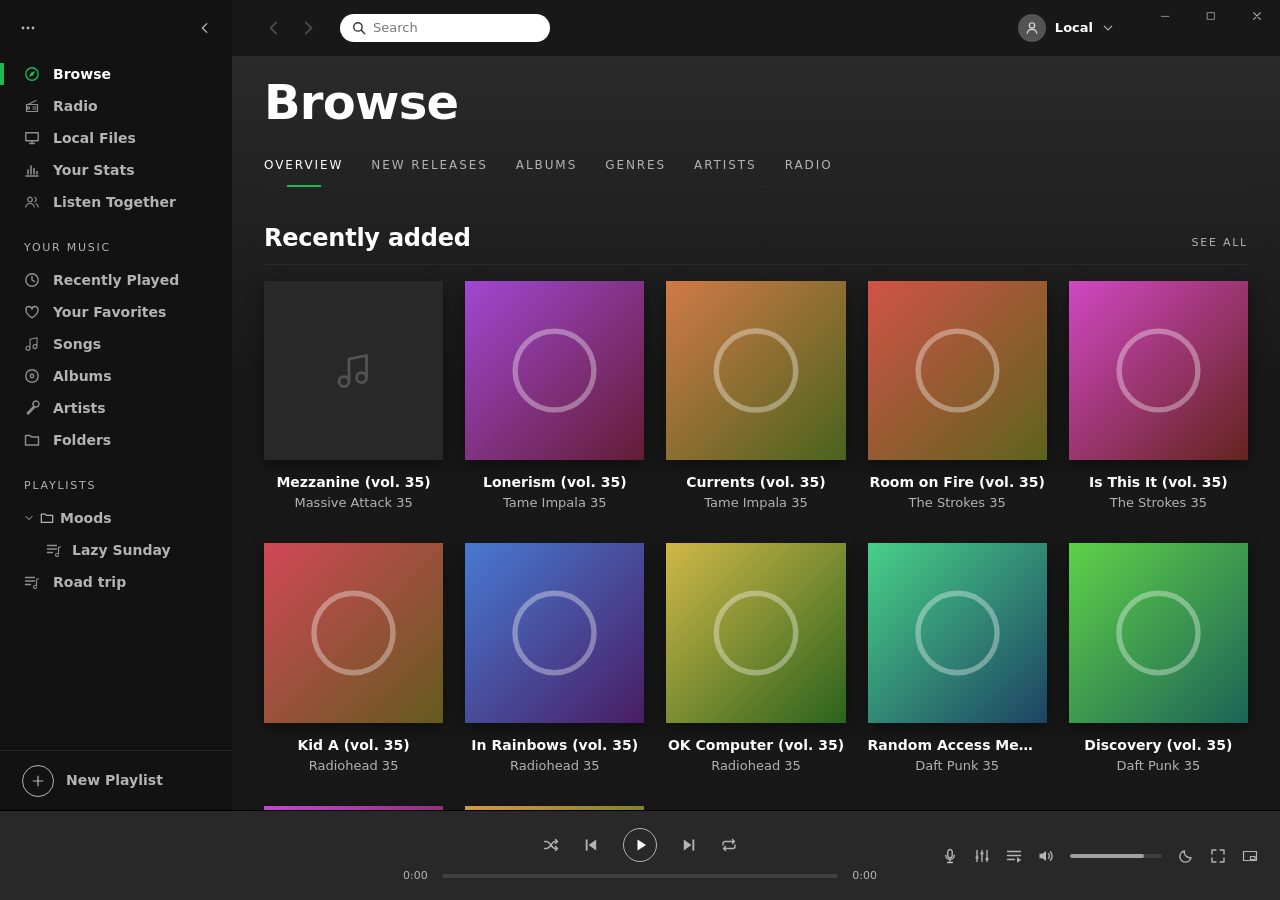
<file: dev/preview.html>
<!doctype html>
<!-- Preview of the interface in a regular browser, with fake data.
     Serve the project root (e.g. `python -m http.server 5173`) and open /dev/preview.html -->
<html lang="en">
<head>
  <meta charset="utf-8">
  <title>Wax (preview)</title>
  <script>document.write(`<link rel="stylesheet" href="../ui/style.css?${Date.now()}">`)</script>
</head>
<body>
<script>
(() => {
  const artists = [
    ['Arctic Monkeys', ['AM', 'Humbug', 'Favourite Worst Nightmare'], 2007],
    ['Gorillaz', ['Demon Days', 'Plastic Beach'], 2005],
    ['Daft Punk', ['Discovery', 'Random Access Memories'], 2001],
    ['Radiohead', ['OK Computer', 'In Rainbows', 'Kid A'], 1997],
    ['The Strokes', ['Is This It', 'Room on Fire'], 2001],
    ['Tame Impala', ['Currents', 'Lonerism'], 2015],
    ['Massive Attack', ['Mezzanine'], 1998],
  ];
  const words = ['Light', 'Night', 'City', 'Echoes', 'Time', 'Rhythm', 'Glass', 'Fire', 'Tide', 'Shadow', 'Vertigo', 'Blue'];
  const tracks = [];
  let n = 0;
  for (let rep = 0; rep < 36; rep++) for (const [ar0, albums, y0] of artists) albums.forEach((al0, ai) => {
    const ar = rep ? `${ar0} ${rep}` : ar0, al = rep ? `${al0} (vol. ${rep})` : al0;
    const count = 8 + ((ar.length + ai) % 5);
    for (let i = 1; i <= count; i++) {
      n++;
      tracks.push({ path: `C:\\Music\\${ar}\\${al}\\${String(i).padStart(2, '0')}.mp3`, title: `${words[(n * 7) % words.length]} ${words[(n * 3 + i) % words.length].toLowerCase()}`,
        artist: ar, album: al, albumArtist: ar, trackNo: i, discNo: 1, year: y0 + ai * 3, duration: 150 + (n * 37) % 200, added: 1700000000 + n * 86400, size: 1000, genres: [['Rock', 'Indie rock'], ['Alternative', 'Hip hop'], ['Electronic'], ['Alternative', 'Rock'], ['Indie rock'], ['Psychedelic', 'Indie'], ['Trip hop']][artists.findIndex(x => x[0] === ar0)], artists: [] });
    }
  });
  // A CUE sheet album and two duplicates
  ['Teardrop', 'Angel', 'Inertia Creeps'].forEach((title, k) => tracks.push({ path: `C:\\Music\\Massive Attack\\Mezzanine (CUE)\\Mezzanine.cue#0${k + 1}`, title, artist: 'Massive Attack', album: 'Mezzanine (CUE)', albumArtist: 'Massive Attack', trackNo: k + 1, discNo: 0, year: 1998, duration: 300 + k * 20, added: 1700000000, size: 5000, genres: ['Trip hop'], artists: [], cue: { file: 'C:\\Music\\Massive Attack\\Mezzanine (CUE)\\Mezzanine.flac', startMs: k * 300000, endMs: (k + 1) * 300000 } }));
  for (const src of [tracks[0], tracks[1]]) tracks.push({ ...src, path: src.path.replace('.mp3', '.flac'), size: 30000000 });
  const hue = s => [...s].reduce((h, c) => (h * 31 + c.charCodeAt(0)) % 360, 7);
  const cover = p => {
    const h = hue(p.split('\\').slice(0, -1).join('\\'));
    const svg = `<svg xmlns='http://www.w3.org/2000/svg' viewBox='0 0 100 100'><defs><linearGradient id='g' x1='0' y1='0' x2='1' y2='1'><stop offset='0' stop-color='hsl(${h},60%,55%)'/><stop offset='1' stop-color='hsl(${(h + 60) % 360},55%,25%)'/></linearGradient></defs><rect width='100' height='100' fill='url(#g)'/><circle cx='50' cy='50' r='22' fill='none' stroke='rgba(255,255,255,.35)' stroke-width='3'/></svg>`;
    return 'data:image/svg+xml,' + encodeURIComponent(svg);
  };
  let state = JSON.stringify({ lastfmKey: 'preview', lastfmUser: 'preview', ratings: { [tracks[0].path]: 4, [tracks[2].path]: 5 }, plFolders: [{ id: 'f1', name: 'Moods', open: true }], folders:['C:\\Music'], playlists: [{ id: 'a', name: 'Road trip', tracks: tracks.slice(3, 15).map(t => t.path) }, { id: 'b', name: 'Lazy Sunday', folder: 'f1', tracks: tracks.slice(40, 52).map(t => t.path) }], recent: [] });
  const handlers = {
    load_state: () => state, save_state: ({ json }) => { state = json; },
    load_library: () => tracks, scan_folders: () => tracks, pick_folders: () => [],
    get_cover: ({ path }) => path.includes('Mezzanine') ? null : { path: cover(path), color: `hsl(${hue(path.split('\\').slice(0, -1).join('\\'))},55%,36%)` },
    reveal: () => {}, save_lyrics: () => {},
    audio_available: () => false, load_loudness: () => ({}), app_info: () => ({ version: 'preview', dataDir: 'C:/Wax/data' }),
    get_artist_image: ({ name }) => /Radiohead|Gorillaz/.test(name) ? { path: cover('C:/a/' + name + '/x'), color: '#444' } : null,
    load_history: () => Array.from({ length: 400 }, (_, i) => ({ p: tracks[(i * 37) % 160].path, t: Math.floor(Date.now() / 1000) - i * 5000, s: 200 })),
    lastfm_get: ({ method, params }) => {
      const ar = params.artist || '';
      if (method === 'artist.getTopTracks') return { toptracks: { track: tracks.filter(t => t.artist === ar).slice(3, 15).reverse().map(t => ({ name: t.title + ' - 2011 Remaster', playcount: '1000' })) } };
      if (method === 'artist.getSimilar') return { similarartists: { artist: [...artists.map(a => a[0]).filter(n => n !== ar).map(n => ({ name: n, match: '0.8', url: 'https://www.last.fm/music/' + n })), { name: 'Portishead', match: '0.7', url: 'https://www.last.fm/music/Portishead' }, { name: 'Air', match: '0.6', url: 'https://www.last.fm/music/Air' }] } };
      if (method === 'artist.getInfo') return { artist: { url: 'https://www.last.fm/music/' + ar, stats: { listeners: '2345678', playcount: '98765432' }, tags: { tag: [{ name: 'rock' }, { name: 'alternative' }] }, bio: { content: `${ar} is a band formed in the nineties.\n\nThey released several albums. <a href="https://www.last.fm/music/x">Read more on Last.fm</a>. User-contributed text is available under the Creative Commons By-SA License.` } } };
      if (method === 'album.getInfo') return { album: { wiki: { content: `${params.album} is an album by ${ar}. It was recorded over two years and received wide acclaim; critics praised its production, songwriting and cohesion, and it has since been ranked among the best albums of its decade.\n\nA second paragraph.` } } };
      if (method === 'artist.getTopTags') return { toptags: { tag: [{ name: 'trip-hop', count: 100 }, { name: 'seen live', count: 80 }, { name: 'electronic', count: 60 }] } };
      return { error: 6 };
    },
    covers_status: ({ albums }) => albums.map((a, k) => ({ embedded: k % 3 === 0, any: k % 7 !== 0 })),
    lyrics_status: ({ paths }) => paths.map((_, k) => k % 4 !== 0),
    trash_files: () => [], copy_files: ({ items }) => ({ copied: items.length, skipped: 0, errors: [] }), pick_dir: () => 'E:\\USB',
    embed_covers: () => ({ tracks: [], errors: [] }), write_replaygain: () => ({ tracks: [], errors: [] }),
    discord_update: () => {}, lastfm_love: () => {}, append_history_bulk: () => {},
    image_candidates: ({ kind, artist }) => Array.from({ length: 8 }, (_, i) => ({ title: `${artist} ${i + 1}`, sub: kind === 'album' ? 'album' : `${i * 1000} fans`, thumb: cover(`C:\\x\\${artist}${i}\\y`), url: cover(`C:\\x\\${artist}${i}\\y`) })),
    set_image: ({ source }) => source, reset_image: () => {}, migrate_cache_names: () => [], clean_image_cache: () => ({ files: 0, bytes: 0 }), place_image: () => {}, pick_image: () => null,
    artist_releases: async ({ name }) => ({ name, releases: [{ title: `${name} — New Album`, date: new Date(Date.now() - 20 * 864e5).toISOString().slice(0, 10), kind: 'album', cover: cover(`C:\\r\\${name}\\x`), link: 'https://www.deezer.com' }, { title: 'Upcoming single', date: new Date(Date.now() + 9 * 864e5).toISOString().slice(0, 10), kind: 'single', cover: cover(`C:\\r\\${name}2\\x`), link: 'https://www.deezer.com' }] }),
    song_credits: ({ title }) => ({ title, artist: 'Radiohead', url: 'https://musicbrainz.org', credits: [{ role: 'Writer', names: ['Thom Yorke', 'Jonny Greenwood'] }, { role: 'Producer', names: ['Nigel Godrich'] }, { role: 'Guitar', names: ["Ed O'Brien"] }] }),
    search_lyrics: ({ query, paths }) => paths.slice(0, 4).map(p => ({ path: p, line: `…a line with ${query} in it…` })),
    autoeq_index: () => [{ name: 'Sennheiser HD 600', source: 'oratory1990', path: 'x' }, { name: 'Sennheiser HD 650', source: 'oratory1990', path: 'y' }, { name: 'Sony WH-1000XM4', source: 'oratory1990', path: 'z' }],
    autoeq_profile: () => ({ preamp: -6.3, filters: [{ kind: 'LSC', fc: 105, gain: 6.5, q: 0.7 }, { kind: 'PK', fc: 125, gain: -2.7, q: 0.55 }] }),
    pick_csv_files: () => [{ name: 'My Spotify mix', text: 'Track URI,Track Name,Artist Name(s),Album Name,Track Duration (ms)\n' + tracks.slice(0, 6).map(t => `x,"${t.title}","${t.artist}","${t.album}",${t.duration * 1000}`).join('\n') + '\nx,Missing Song,Nobody,Nothing,200000' }],
    audio_devices: () => ['Speakers (Realtek(R) Audio)', 'Headphones (USB DAC)'], audio_output: ({ device, exclusive }) => ({ device: device || 'Speakers (Realtek(R) Audio)', rate: 48000, exclusive, format: exclusive ? '32-bit' : '' }), audio_crossfeed: () => {},
    party_host: () => ({ port: 47800, code: 'K7QM2D-XHPRTA-9WEN4B', link: 'http://192.168.1.37:47800/?k=a1b2c3d4e5', ip: '192.168.1.37', ipv6Code: 'FAAGBA-4S6RQA-AAAAAA-AAAAAA-AA4X5C-D2U4Y', ipv6Link: 'http://[2800:810:4e2:1a7::5c3]:47800/?k=a1b2c3d4e5' }),
    party_update: () => {}, party_catalog: () => {}, party_stop: () => {}, party_leave: () => {}, party_clock: () => ({ offset: 0, rtt: 4 }),
    party_join: () => { const song = (t, id) => ({ id, title: t.title, artist: t.artist, album: t.album, duration: t.duration, ext: 'flac', startMs: 0, endMs: 0 });
      return { seq: 2, at: Date.now() - 42000, now: Date.now(), ended: false, name: 'Tony', track: song(tracks[5], 5), posMs: 0, paused: false,
        queue: tracks.slice(6, 12).map((t, i) => song(t, 6 + i)), allowRequests: true, guests: [{ name: 'Ana', web: false }, { name: 'Leo', web: true }] }; },
    party_poll: () => new Promise(() => {}), party_fetch: () => 'C:/Wax/data/party/5.flac', party_progress: () => 1, party_cover: () => null,
    party_search: ({ query }) => tracks.filter(t => (t.title + ' ' + t.artist).toLowerCase().includes(query.toLowerCase())).slice(0, 8).map(t => ({ id: tracks.indexOf(t), title: t.title, artist: t.artist, album: t.album, duration: t.duration })),
    check_update: () => ({ current: '1.1.0', latest: '1.1.1', newer: true, notes: "## Download\n\n| System | File |\n\n## What's new\n\n- Albums can be sorted", page: 'https://github.com', asset: 'Wax_1.1.1_amd64-setup.exe', size: 5600000, install: 'installed' }),
    download_update: async () => { for (let i = 1; i <= 10; i++) { await new Promise(r => setTimeout(r, 150)); window.__TAURI__.event.emit('update-progress', { done: i * 560000, total: 5600000 }); } return 'Wax_1.1.1_amd64-setup.exe'; },
    apply_update: () => 'exit', quit_app: () => {}, restart_app: () => {},
    party_lyrics: () => ({ found: true, synced: "[00:00.00]Lyrics from the host\n[00:05.00]Second line", source: 'Local .lrc file' }),
    party_request: () => {}, party_share: async () => { await new Promise(r => setTimeout(r, 300)); return 1000000000; }, forget_artist_photos: () => {},
    organize_files: ({ moves }) => ({ moved: moves.map(m => [m.from, m.to]), errors: [] }),
    set_shortcuts: () => [], watch_folders: () => {}, media_update: () => {}, tray_tooltip: () => {}, taskbar_playing: () => {}, osd_show: () => {}, append_history: () => {},
    get_lyrics: async () => { await new Promise(r => setTimeout(r, 400)); return { found: true, source: 'LRCLIB', synced: Array.from({ length: 40 }, (_, i) => `[${String(Math.floor(i * 4 / 60)).padStart(2, '0')}:${String(i * 4 % 60).padStart(2, '0')}.00]${words[i % words.length]} ${words[(i * 5) % words.length].toLowerCase()} in the ${words[(i * 3) % words.length].toLowerCase()}`).join('\n') }; },
  };
  const noop = () => Promise.resolve();
  window.__TAURI__ = {
    core: { invoke: async (c, a) => handlers[c]?.(a || {}), convertFileSrc: p => p.startsWith('data:') ? p : 'about:blank' },
    window: { getCurrentWindow: () => ({ minimize: noop, toggleMaximize: noop, close: noop, isMaximized: async () => false, onResized: noop }) },
    // Events go to the listeners in the page, so tests can fake what Rust sends
    event: (() => { const L = {}; return { listen: async (n, f) => { (L[n] ||= []).push(f); return () => {}; }, emit: async (n, payload) => (L[n] || []).forEach(f => f({ payload })) }; })(),
  };
})();
</script>
<script>
  fetch('../ui/index.html', { cache: 'no-store' }).then(r => r.text()).then(html => {
    const doc = new DOMParser().parseFromString(html, 'text/html');
    document.body.insertAdjacentHTML('beforeend', doc.body.innerHTML.replace(/<script[\s\S]*?<\/script>/g, ''));
    const e = document.createElement('script'); e.src = '../ui/engine.js?' + Date.now();
    e.onload = () => {
      const s = document.createElement('script'); s.src = '../ui/app.js?' + Date.now();
      s.onload = () => {
        const x = document.createElement('script'); x.src = '../ui/extras.js?' + Date.now();
        x.onload = () => { const y = document.createElement('script'); y.src = '../ui/party.js?' + Date.now(); y.onload = () => { const m = document.createElement('script'); m.src = '../ui/more.js?' + Date.now(); document.body.appendChild(m); }; document.body.appendChild(y); };
        document.body.appendChild(x);
      };
      document.body.appendChild(s);
    };
    document.body.appendChild(e);
  });
</script>
</body>
</html>
</file>
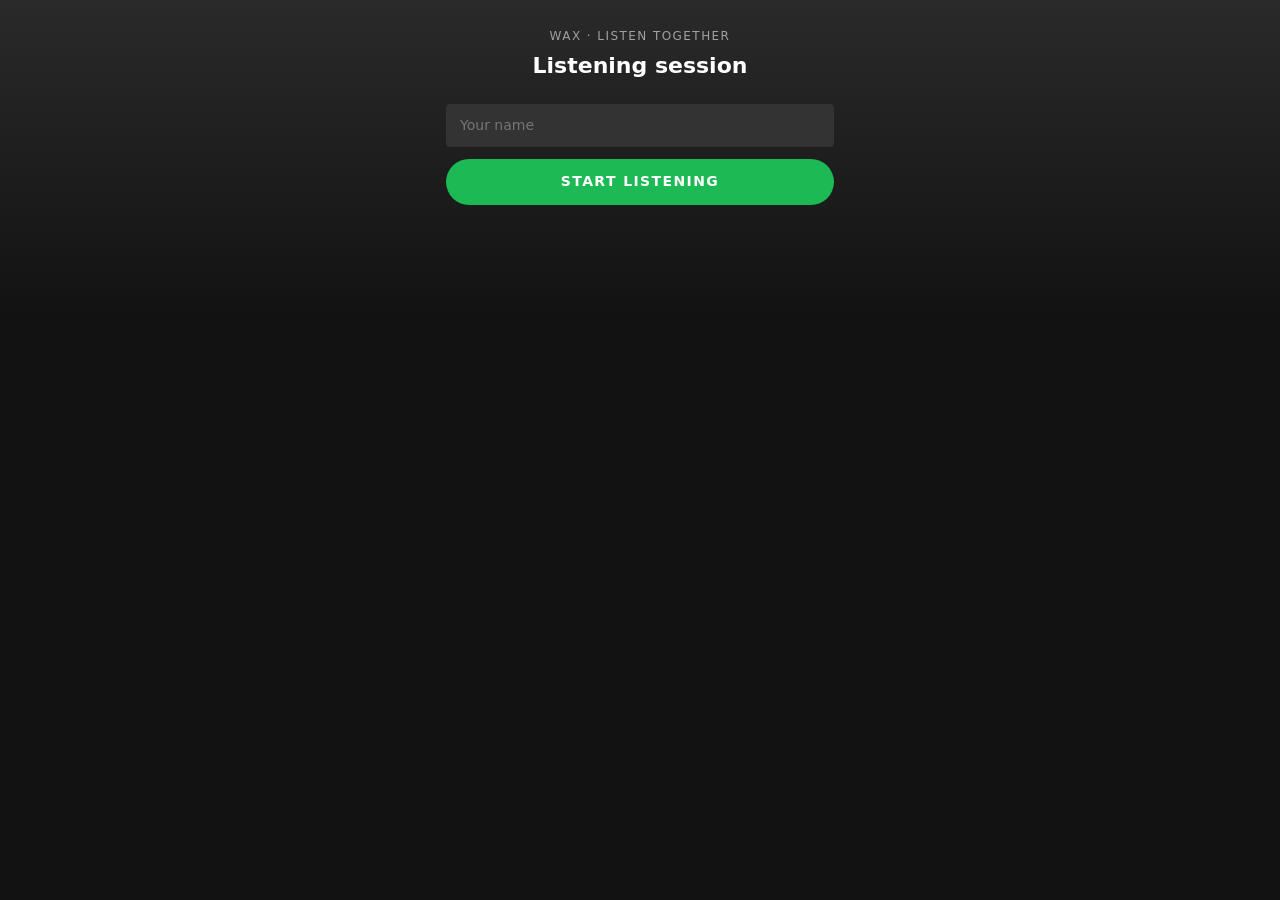
<file: src/party.html>
<!doctype html>
<html lang="en">
<head>
<meta charset="utf-8">
<meta name="viewport" content="width=device-width, initial-scale=1">
<title>Wax · Listen Together</title>
<style>
  :root { --bg: #121212; --card: #181818; --text: #fff; --sub: #a0a0a0; --green: #1db954; }
  * { box-sizing: border-box; }
  body { margin: 0; background: linear-gradient(#2a2a2a, var(--bg) 320px); background-color: var(--bg); color: var(--text);
    font: 14px/1.4 "Segoe UI", system-ui, -apple-system, sans-serif; min-height: 100vh; }
  main { max-width: 420px; margin: 0 auto; padding: 28px 16px 40px; }
  .brand { font-size: 12px; letter-spacing: .12em; text-transform: uppercase; color: var(--sub); text-align: center; }
  h1 { font-size: 22px; text-align: center; margin: 6px 0 22px; }
  .cover { width: 100%; aspect-ratio: 1; background: #282828 center/cover; border-radius: 4px; box-shadow: 0 8px 30px rgba(0,0,0,.5);
    display: flex; align-items: center; justify-content: center; color: #555; font-size: 64px; }
  .title { font-size: 20px; font-weight: 700; margin-top: 18px; white-space: nowrap; overflow: hidden; text-overflow: ellipsis; }
  .artist { color: var(--sub); white-space: nowrap; overflow: hidden; text-overflow: ellipsis; }
  .bar { height: 4px; background: #404040; border-radius: 2px; margin: 16px 0 6px; overflow: hidden; }
  .bar i { display: block; height: 100%; width: 0; background: var(--sub); }
  .times { display: flex; justify-content: space-between; font-size: 11px; color: var(--sub); }
  .status { text-align: center; color: var(--sub); margin: 14px 0; min-height: 20px; }
  input[type=text] { width: 100%; padding: 12px 14px; border-radius: 4px; border: 0; background: #333; color: var(--text); font: inherit; margin-bottom: 12px; }
  button { width: 100%; padding: 13px; border: 0; border-radius: 500px; background: var(--green); color: #fff; font: inherit; font-weight: 700;
    letter-spacing: .1em; text-transform: uppercase; cursor: pointer; }
  button.ghost { background: transparent; border: 1px solid #777; }
  .vol { display: flex; gap: 10px; align-items: center; color: var(--sub); margin: 8px 0 18px; }
  .vol input { flex: 1; accent-color: var(--green); }
  .people { color: var(--sub); font-size: 12px; text-align: center; margin-top: 18px; }
  .hidden { display: none; }
  h2.sec { font-size: 16px; margin: 28px 0 10px; }
  .song { display: flex; align-items: center; gap: 10px; padding: 8px 0; border-bottom: 1px solid #282828; }
  .song .t { flex: 1; min-width: 0; white-space: nowrap; overflow: hidden; text-overflow: ellipsis; }
  .song .s { color: var(--sub); font-size: 12px; white-space: nowrap; overflow: hidden; text-overflow: ellipsis; }
  .song .from { color: var(--green); }
  .song button { width: auto; padding: 6px 14px; font-size: 11px; background: transparent; border: 1px solid #777; }
  .empty { color: var(--sub); font-size: 13px; }
</style>
</head>
<body>
<main>
  <div class="brand">Wax · Listen Together</div>
  <h1 id="host">Listening session</h1>

  <section id="join">
    <input type="text" id="name" placeholder="Your name" maxlength="40" autocomplete="nickname">
    <button id="go">Start listening</button>
    <p class="status" id="join-msg"></p>
  </section>

  <section id="player" class="hidden">
    <div class="cover" id="cover">♪</div>
    <div class="title" id="title">Nothing playing</div>
    <div class="artist" id="artist">The host hasn't started a song yet</div>
    <div class="bar"><i id="prog"></i></div>
    <div class="times"><span id="cur">0:00</span><span id="dur">0:00</span></div>
    <p class="status" id="status"></p>
    <div class="vol"><span>Volume</span><input type="range" id="vol" min="0" max="1" step="0.01" value="0.8"></div>
    <button class="ghost" id="leave">Leave</button>
    <div class="people" id="people"></div>
    <h2 class="sec">Up next</h2>
    <div id="queue"><p class="empty">Nothing queued.</p></div>
    <div id="req" class="hidden">
      <h2 class="sec">Add a song</h2>
      <input type="text" id="q" placeholder="Search the host's music" autocomplete="off">
      <div id="hits"></div>
    </div>
  </section>
</main>
<script>
'use strict';
const $ = id => document.getElementById(id);
const key = new URLSearchParams(location.search).get('k') || '';
const api = (p, extra = '') => `${p}?k=${encodeURIComponent(key)}${G.id ? '&g=' + G.id : ''}${extra}`;
const G = { id: '', seq: 0, offset: 0, state: null, loaded: null, alive: true };
const audio = new Audio();
audio.preload = 'auto';
const fmt = s => { s = Math.max(0, Math.floor(s || 0)); return `${Math.floor(s / 60)}:${String(s % 60).padStart(2, '0')}`; };

try { $('name').value = localStorage.getItem('waxName') || ''; } catch {}

async function clock() {
  let best = null;
  for (let i = 0; i < 4; i++) {
    const t0 = Date.now();
    const r = await fetch(api('/api/time')).then(r => r.json());
    const t1 = Date.now();
    if (!best || t1 - t0 < best.rtt) best = { rtt: t1 - t0, offset: r.now - (t0 + t1) / 2 };
  }
  G.offset = best.offset;
}

$('go').onclick = async () => {
  const name = $('name').value.trim() || 'Guest';
  try { localStorage.setItem('waxName', name); } catch {}
  // A tap lets the browser play sound: unlock it now
  audio.src = '[data-uri]';
  audio.play().catch(() => {});
  $('join-msg').textContent = 'Joining…';
  try {
    const r = await fetch(api('/api/join', `&name=${encodeURIComponent(name)}&web=1`));
    if (!r.ok) throw new Error();
    const j = await r.json();
    G.id = j.guest;
    await clock();
    $('join').classList.add('hidden'); $('player').classList.remove('hidden');
    apply(j.state);
    poll();
    setInterval(() => clock().catch(() => {}), 30000);
  } catch { $('join-msg').textContent = "Couldn't join. The session may have ended."; }
};

$('leave').onclick = () => {
  G.alive = false;
  audio.pause();
  fetch(api('/api/leave')).catch(() => {});
  $('player').classList.add('hidden'); $('join').classList.remove('hidden');
  $('join-msg').textContent = 'You left the session.';
  G.id = '';
};
addEventListener('pagehide', () => { if (G.id) navigator.sendBeacon?.(api('/api/leave')); });
$('vol').oninput = e => { audio.volume = +e.target.value; };

async function poll() {
  while (G.alive) {
    try {
      const s = await fetch(api('/api/state', `&since=${G.seq}`)).then(r => { if (!r.ok) throw new Error(r.status); return r.json(); });
      apply(s);
      if (s.ended) return;
    } catch {
      $('status').textContent = 'Reconnecting…';
      await new Promise(r => setTimeout(r, 2000));
    }
  }
}

// Where the host is now, in seconds from the start of the song
function hostPos(s) {
  if (!s?.track) return 0;
  return (s.posMs + (s.paused ? 0 : Date.now() + G.offset - s.at)) / 1000;
}
const startOf = t => (t?.startMs || 0) / 1000;

const esc = t => String(t ?? '').replace(/[&<>"']/g, c => ({ '&': '&amp;', '<': '&lt;', '>': '&gt;', '"': '&quot;', "'": '&#39;' }[c]));
const songHtml = (t, extra = '') => `<div class="song"><div class="t">${esc(t.title)}<div class="s">${esc(t.artist)}${t.album ? ' · ' + esc(t.album) : ''}${t.from ? ` · <span class="from">shared by ${esc(t.from)}</span>` : ''}</div></div>${extra}</div>`;

let searchT = 0;
$('q').oninput = e => {
  clearTimeout(searchT);
  const q = e.target.value.trim();
  searchT = setTimeout(async () => {
    if (q.length < 2) { $('hits').innerHTML = ''; return; }
    const hits = await fetch(api('/api/search', `&q=${encodeURIComponent(q)}`)).then(r => r.json()).catch(() => []);
    $('hits').innerHTML = hits.length ? hits.map(h => songHtml(h, `<button data-add="${h.id}">Add</button>`)).join('') : '<p class="empty">Nothing found.</p>';
  }, 250);
};
$('hits').onclick = async e => {
  const b = e.target.closest('[data-add]'); if (!b) return;
  b.disabled = true;
  const r = await fetch(api('/api/request', `&id=${b.dataset.add}`)).catch(() => null);
  b.textContent = r?.ok ? 'Added' : 'Not now';
};

function apply(s) {
  G.seq = s.seq; G.state = s;
  $('queue').innerHTML = s.queue?.length ? s.queue.slice(0, 15).map(t => songHtml(t)).join('') : '<p class="empty">Nothing queued.</p>';
  $('req').classList.toggle('hidden', !s.allowRequests);
  $('host').textContent = `Listening with ${s.name}`;
  const n = s.guests.length;
  $('people').textContent = `${s.name} (host)${n ? ' · ' + s.guests.map(g => g.name).join(', ') : ''}`;
  if (s.ended) {
    G.alive = false; audio.pause();
    $('status').textContent = `${s.name} ended the session.`;
    return;
  }
  const t = s.track;
  if (!t) {
    audio.pause(); G.loaded = null;
    $('title').textContent = 'Nothing playing'; $('artist').textContent = "The host hasn't started a song yet";
    $('cover').style.backgroundImage = ''; $('cover').textContent = '♪';
    return;
  }
  if (G.loaded !== t.id) {
    G.loaded = t.id;
    $('title').textContent = t.title; $('artist').textContent = [t.artist, t.album, t.from && `shared by ${t.from}`].filter(Boolean).join(' · ');
    $('dur').textContent = fmt(t.duration);
    $('cover').textContent = '';
    $('cover').style.backgroundImage = `url("${api('/api/cover/' + t.id)}&s=${s.seq}")`;
    const img = new Image();
    img.onerror = () => { if (G.loaded === t.id) { $('cover').style.backgroundImage = ''; $('cover').textContent = '♪'; } };
    img.src = `${api('/api/cover/' + t.id)}&s=${s.seq}`;
    audio.src = api('/api/file/' + t.id);
    $('status').textContent = 'Loading…';
    audio.addEventListener('loadedmetadata', () => sync(true), { once: true });
  } else sync(true);
}

function sync(force) {
  const s = G.state, t = s?.track;
  if (!t || G.loaded !== t.id || audio.readyState < 1) return;
  const want = hostPos(s);
  if (s.paused) { if (!audio.paused) audio.pause(); $('status').textContent = 'Paused by the host'; }
  else if (audio.paused) audio.play().then(() => { $('status').textContent = ''; }).catch(() => { $('status').textContent = 'Tap anywhere to hear it'; });
  else $('status').textContent = '';
  const drift = audio.currentTime - startOf(t) - want;
  if (force ? Math.abs(drift) > 0.25 : Math.abs(drift) > 0.6) audio.currentTime = startOf(t) + want;
}
document.addEventListener('click', () => { if (G.state?.track && !G.state.paused && audio.paused) sync(true); });
audio.addEventListener('error', () => {
  if (G.state?.track && audio.src.includes('/api/file/')) $('status').textContent = `Your browser can't play this kind of file (.${G.state.track.ext}).`;
});

setInterval(() => {
  const t = G.state?.track; if (!t || G.state.ended) return;
  const pos = Math.max(0, audio.currentTime - startOf(t));
  $('cur').textContent = fmt(pos);
  $('prog').style.width = `${Math.min(100, pos / (t.duration || 1) * 100)}%`;
  if (t.endMs && audio.currentTime * 1000 >= t.endMs) audio.pause();   // end of a CUE track
  sync(false);
}, 500);
</script>
</body>
</html>
</file>
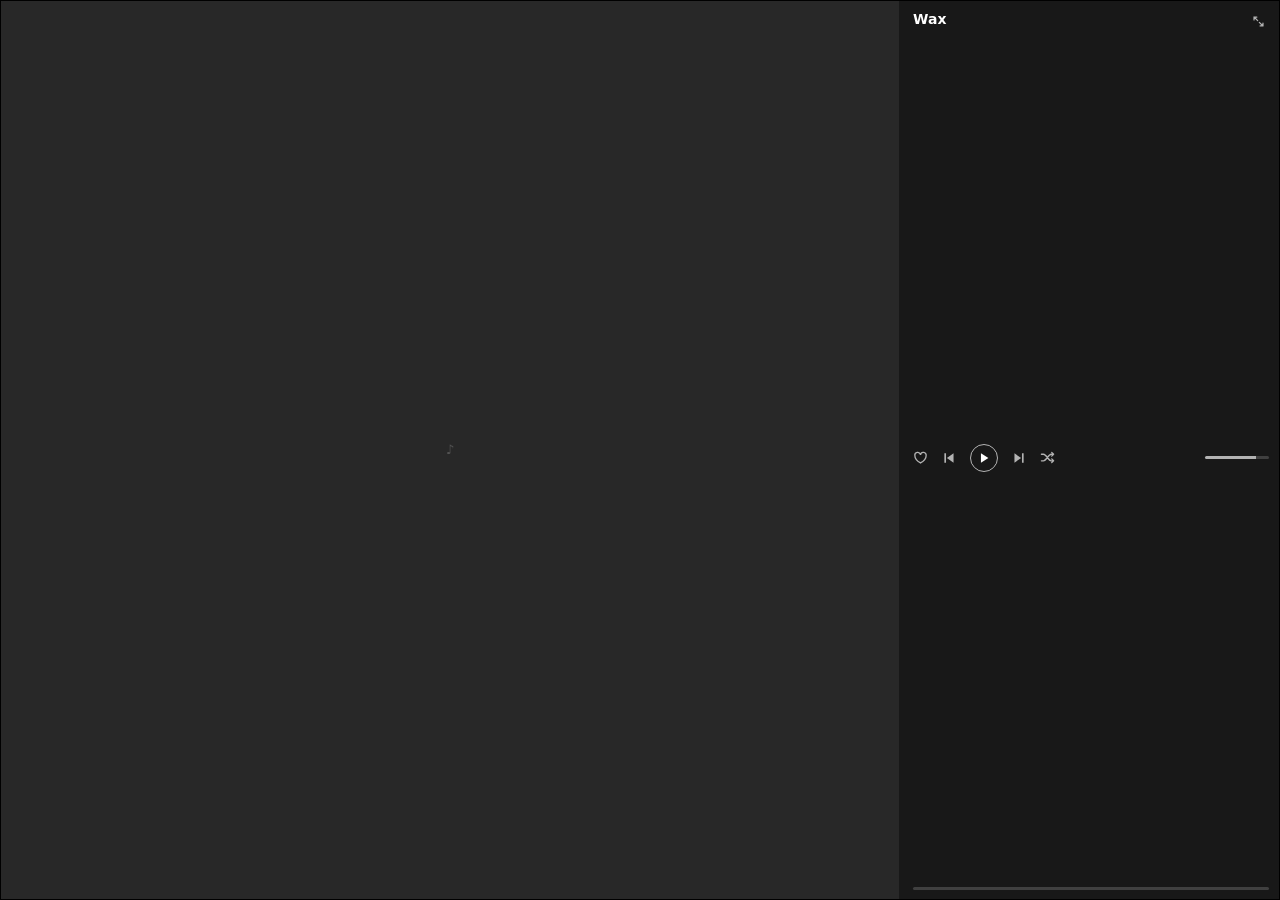
<file: ui/mini.html>
<!doctype html>
<html lang="en">
<head>
<meta charset="utf-8">
<title>Wax</title>
<style>
  * { box-sizing: border-box; margin: 0; padding: 0; }
  html, body { height: 100%; background: #181818; color: #fff; font: 13px/1.35 "Circular", "Montserrat", "Segoe UI", system-ui, sans-serif; overflow: hidden; user-select: none; cursor: default; }
  body { display: flex; border: 1px solid #000; }
  #cover { height: 100%; aspect-ratio: 1; flex: none; background: #282828 center / cover no-repeat; position: relative; }
  #cover .ph { position: absolute; inset: 0; display: flex; align-items: center; justify-content: center; color: #535353; }
  #cover.img .ph { display: none; }
  main { flex: 1; min-width: 0; display: flex; flex-direction: column; justify-content: space-between; padding: 9px 10px 6px 14px; position: relative; }
  .top { display: flex; align-items: flex-start; gap: 6px; }
  .meta { flex: 1; min-width: 0; }
  #title { font-weight: 600; font-size: 14px; white-space: nowrap; overflow: hidden; text-overflow: ellipsis; }
  #artist { color: #b3b3b3; font-size: 12px; white-space: nowrap; overflow: hidden; text-overflow: ellipsis; }
  .ctl { display: flex; align-items: center; gap: 14px; }
  button { background: none; border: 0; color: #b3b3b3; display: flex; align-items: center; justify-content: center; cursor: default; }
  button:hover { color: #fff; }
  button.on { color: var(--accent, #1db954); }
  #play { width: 28px; height: 28px; border: 1px solid #b3b3b3; border-radius: 50%; color: #fff; }
  #play:hover { border-color: #fff; transform: scale(1.06); }
  .win button { width: 22px; height: 22px; }
  .grow { flex: 1; }
  .volw { display: flex; align-items: center; gap: 6px; }
  #vol { -webkit-appearance: none; appearance: none; width: 64px; height: 3px; border-radius: 2px; background: linear-gradient(to right, #b3b3b3 calc(var(--v, .8) * 100%), #404040 0); outline: none; }
  #vol::-webkit-slider-thumb { -webkit-appearance: none; width: 10px; height: 10px; border-radius: 50%; background: #fff; opacity: 0; transition: opacity .15s; }
  .volw:hover #vol::-webkit-slider-thumb { opacity: 1; }
  .volw:hover #vol { background: linear-gradient(to right, var(--accent, #1db954) calc(var(--v, .8) * 100%), #404040 0); }
  #prog { height: 10px; display: flex; align-items: center; cursor: pointer; }
  #prog .rail { height: 3px; width: 100%; background: #404040; border-radius: 2px; position: relative; }
  #prog .fill { position: absolute; left: 0; top: 0; bottom: 0; background: #a0a0a0; border-radius: 2px; }
  #prog:hover .fill { background: var(--accent, #1db954); }
  svg { display: block; }
</style>
</head>
<body data-tauri-drag-region>
  <div id="cover" data-tauri-drag-region><span class="ph">♪</span></div>
  <main data-tauri-drag-region>
    <div class="top" data-tauri-drag-region>
      <div class="meta" data-tauri-drag-region><div id="title" data-tauri-drag-region>Wax</div><div id="artist" data-tauri-drag-region></div></div>
      <div class="win" style="display:flex">
        <button id="restore" title="Open Wax"><svg width="13" height="13" viewBox="0 0 16 16"><path d="M2.5 6V2.5H6M13.5 10v3.5H10M2.5 2.5l4.5 4.5M13.5 13.5 9 9" fill="none" stroke="currentColor" stroke-width="1.5" stroke-linecap="round"/></svg></button>
      </div>
    </div>
    <div class="ctl">
      <button id="fav" title="Favorite"><svg width="15" height="15" viewBox="0 0 16 16"><path id="favp" d="M8 13.8S2 10.2 2 6a3 3 0 0 1 6-.9A3 3 0 0 1 14 6c0 4.2-6 7.8-6 7.8z" fill="none" stroke="currentColor" stroke-width="1.4"/></svg></button>
      <button id="prev" title="Previous"><svg width="14" height="14" viewBox="0 0 16 16"><path d="M2.7 2.5h1.9v11H2.7zM13.2 2.6v10.8L5.6 8z" fill="currentColor"/></svg></button>
      <button id="play" title="Play"><svg id="pi" width="14" height="14" viewBox="0 0 16 16"><path d="M4.5 2.6v10.8L13 8z" fill="currentColor"/></svg></button>
      <button id="next" title="Next"><svg width="14" height="14" viewBox="0 0 16 16"><path d="M11.4 2.5h1.9v11h-1.9zM2.8 2.6v10.8L10.4 8z" fill="currentColor"/></svg></button>
      <button id="shuffle" title="Shuffle"><svg width="15" height="15" viewBox="0 0 16 16"><path d="M1.5 4.5h2.2c3.3 0 5 7 8.3 7h2.5M1.5 11.5h2.2c3.3 0 5-7 8.3-7h2.5M12.5 2.5l2 2-2 2M12.5 9.5l2 2-2 2" fill="none" stroke="currentColor" stroke-width="1.4" stroke-linecap="round" stroke-linejoin="round"/></svg></button>
      <span class="grow"></span>
      <div class="volw"><button id="mute" title="Mute"><svg id="vi" width="15" height="15" viewBox="0 0 16 16"></svg></button><input id="vol" type="range" min="0" max="1" step="0.01" title="Volume"></div>
    </div>
    <div id="prog"><div class="rail"><div class="fill" id="fill"></div></div></div>
  </main>
<script>
  const T = window.__TAURI__;
  const $ = s => document.querySelector(s);
  const cmd = c => T.event.emit('mini-cmd', c);
  const PLAY = 'M4.5 2.6v10.8L13 8z', PAUSE = 'M4 2.5h2.7v11H4zM9.3 2.5H12v11H9.3z';
  const SPK = '<path d="M1.5 5.8h2.8L8 3v10L4.3 10.2H1.5z" fill="currentColor"/>', K = d => `<path d="${d}" fill="none" stroke="currentColor" stroke-width="1.4" stroke-linecap="round"/>`;
  const VOL = { mute: SPK + K('M10.5 6l4 4M14.5 6l-4 4'), low: SPK + K('M10.5 5.8a3 3 0 0 1 0 4.4'), high: SPK + K('M10.5 5.8a3 3 0 0 1 0 4.4M12.4 3.8a6 6 0 0 1 0 8.4') };
  let dragging = false;
  function showVol(v) {
    const r = $('#vol');
    if (!dragging) r.value = v;
    r.style.setProperty('--v', v);
    $('#vi').innerHTML = v === 0 ? VOL.mute : v < .5 ? VOL.low : VOL.high;
  }
  let st = null, base = 0, baseAt = 0;
  T.event.listen('np-state', e => {
    st = e.payload;
    if (st.accent) document.documentElement.style.setProperty('--accent', st.accent);
    $('#title').textContent = st.title; $('#artist').textContent = st.artist;
    document.title = `${st.title} · ${st.artist}`;
    const c = $('#cover');
    if (st.cover) { c.style.backgroundImage = `url("${st.cover}")`; c.classList.add('img'); } else { c.style.backgroundImage = ''; c.classList.remove('img'); }
    $('#pi').innerHTML = `<path d="${st.playing ? PAUSE : PLAY}" fill="currentColor"/>`;
    $('#play').title = st.playing ? 'Pause' : 'Play';
    $('#fav').classList.toggle('on', st.fav);
    $('#favp').setAttribute('fill', st.fav ? 'currentColor' : 'none');
    $('#shuffle').classList.toggle('on', st.shuffle);
    if (st.vol != null) showVol(st.vol);
    base = st.pos; baseAt = performance.now();
  });
  // Smooth progress between updates
  (function tick() {
    if (st && st.dur) {
      const pos = st.playing ? base + (performance.now() - baseAt) / 1000 : base;
      $('#fill').style.width = Math.min(100, pos / st.dur * 100) + '%';
    }
    requestAnimationFrame(tick);
  })();
  $('#play').onclick = () => cmd('toggle');
  $('#prev').onclick = () => cmd('prev');
  $('#next').onclick = () => cmd('next');
  $('#fav').onclick = () => cmd('like');
  $('#shuffle').onclick = () => cmd('shuffle');
  $('#restore').onclick = () => cmd('restore');
  $('#mute').onclick = () => cmd('mute');
  $('#vol').addEventListener('pointerdown', () => { dragging = true; });
  addEventListener('pointerup', () => { dragging = false; });
  $('#vol').addEventListener('input', e => { const v = +e.target.value; showVol(v); cmd({ vol: v }); });
  // The mouse wheel anywhere on the mini player changes the volume
  addEventListener('wheel', e => { if (!st) return; const v = Math.min(1, Math.max(0, (st.vol ?? .8) + (e.deltaY < 0 ? .05 : -.05))); st.vol = v; showVol(v); cmd({ vol: v }); }, { passive: true });
  $('#prog').onclick = e => { const r = e.currentTarget.getBoundingClientRect(); cmd({ seek: (e.clientX - r.left) / r.width }); };
  addEventListener('keydown', e => { if (e.code === 'Space') { e.preventDefault(); cmd('toggle'); } });
  addEventListener('contextmenu', e => e.preventDefault());
  cmd('ready');
</script>
</body>
</html>
</file>
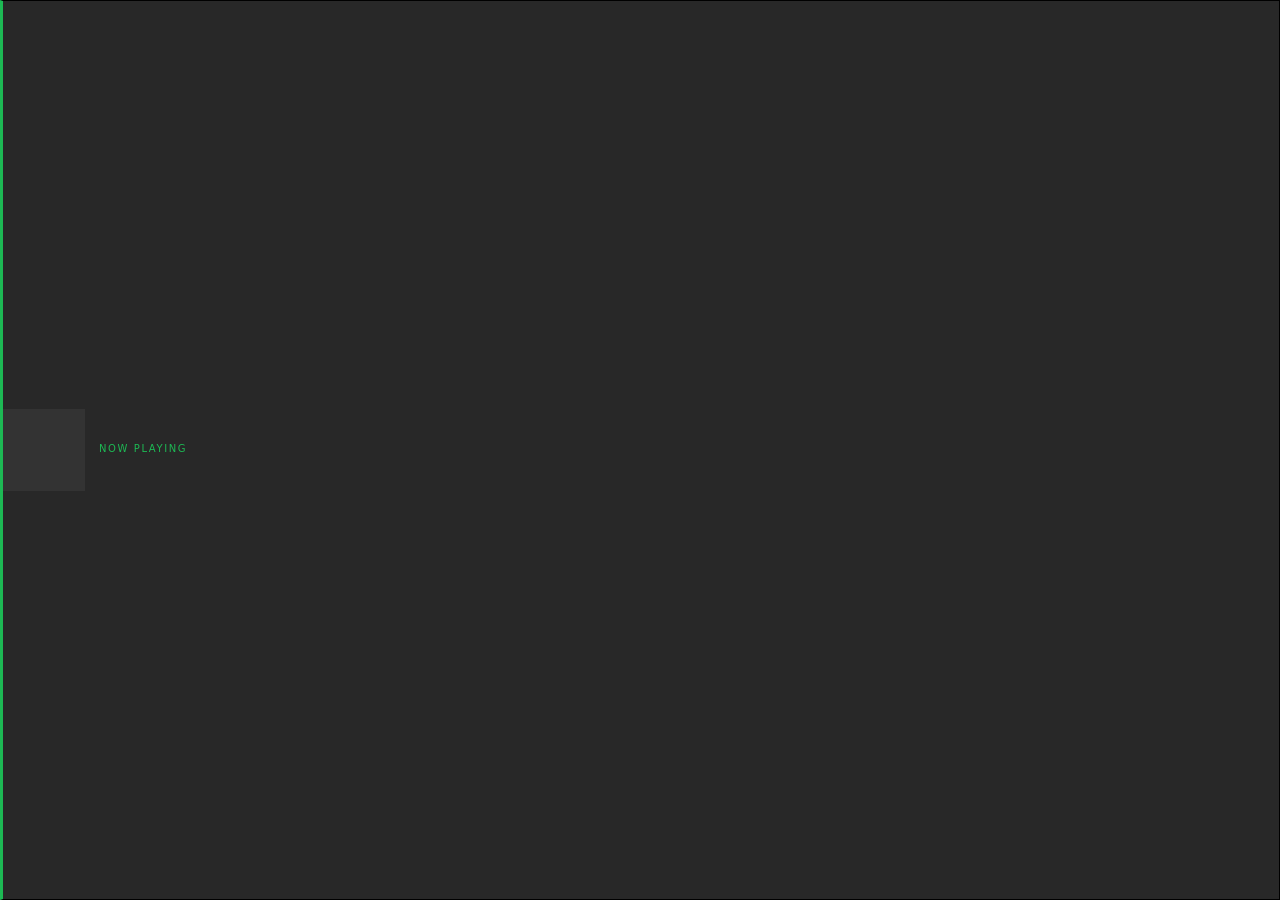
<file: ui/osd.html>
<!doctype html>
<html lang="en">
<head>
<meta charset="utf-8">
<title>Wax</title>
<style>
  * { box-sizing: border-box; margin: 0; padding: 0; }
  html, body { height: 100%; background: #282828; color: #fff; font: 13px/1.35 "Circular", "Montserrat", "Segoe UI", system-ui, sans-serif; overflow: hidden; user-select: none; cursor: pointer; }
  body { display: flex; align-items: center; border: 1px solid #000; border-left: 3px solid var(--accent, #1db954); }
  #cover { width: 82px; height: 82px; flex: none; background: #333 center / cover no-repeat; }
  .meta { padding: 0 14px; min-width: 0; }
  .lab { font-size: 10px; letter-spacing: .16em; text-transform: uppercase; color: var(--accent, #1db954); margin-bottom: 3px; }
  #title { font-weight: 700; font-size: 15px; white-space: nowrap; overflow: hidden; text-overflow: ellipsis; }
  #artist, #album { color: #b3b3b3; font-size: 12px; white-space: nowrap; overflow: hidden; text-overflow: ellipsis; }
  body.in { animation: in .25s ease-out; }
  @keyframes in { from { opacity: 0; transform: translateY(10px); } }
</style>
</head>
<body>
  <div id="cover"></div>
  <div class="meta"><div class="lab">Now playing</div><div id="title"></div><div id="artist"></div><div id="album"></div></div>
<script>
  const T = window.__TAURI__;
  T.event.listen('osd', e => {
    const d = e.payload;
    if (d.accent) document.documentElement.style.setProperty("--accent", d.accent);
    document.getElementById('title').textContent = d.title;
    document.getElementById('artist').textContent = d.artist;
    document.getElementById('album').textContent = d.album || '';
    document.getElementById('cover').style.backgroundImage = d.cover ? `url("${d.cover}")` : '';
    document.body.classList.remove('in'); void document.body.offsetWidth; document.body.classList.add('in');
  });
  document.body.onclick = () => T.core.invoke('show_main_window');
  addEventListener('contextmenu', e => e.preventDefault());
</script>
</body>
</html>
</file>
<file: ui/style.css>
/* Wax — look of the Spotify desktop client (2015–2017) */
:root {
  --bg: #181818;
  --side: #121212;
  --bar: #282828;
  --txt: #ffffff;
  --mut: #b3b3b3;
  --dim: #737373;
  --line: #282828;
  --green: #1db954;
  --green-hi: #1ed760;
  --hover: rgba(255, 255, 255, .07);
  --sel: #333333;
  --blue: #2e77d0;
}

* { box-sizing: border-box; margin: 0; padding: 0; }

html, body {
  height: 100%;
  background: var(--bg);
  color: var(--txt);
  font: 14px/1.45 "Circular", "Montserrat", "Proxima Nova", "Segoe UI", system-ui, sans-serif;
  overflow: hidden;
  user-select: none;
  -webkit-font-smoothing: antialiased;
  cursor: default;
}

body { display: grid; grid-template-rows: minmax(0, 1fr) 90px; }

button { font: inherit; color: inherit; background: none; border: 0; cursor: default; outline: none; }
a { color: inherit; text-decoration: none; }
input { font: inherit; }
.ic { display: block; flex: none; }

/* Scrollbars estilo Spotify viejo */
::-webkit-scrollbar { width: 14px; height: 14px; }
::-webkit-scrollbar-track { background: transparent; }
::-webkit-scrollbar-thumb { background: #535353; border: 4px solid transparent; background-clip: padding-box; border-radius: 0; min-height: 40px; }
::-webkit-scrollbar-thumb:hover { background: #7a7a7a; border: 4px solid transparent; background-clip: padding-box; }
#sidebar ::-webkit-scrollbar-thumb { background-color: #333; }

#app { display: grid; grid-template-columns: 232px minmax(0, 1fr); min-height: 0; }

/* ───────────── Sidebar ───────────── */
#sidebar { background: var(--side); display: flex; flex-direction: column; min-height: 0; }
.sb-top { height: 56px; display: flex; align-items: center; padding: 0 20px; flex: none; }
.sb-scroll { flex: 1; overflow-y: auto; padding-bottom: 16px; }
.sb-group { padding-top: 2px; }
.sb-item {
  display: block; height: 32px; line-height: 32px; padding: 0 24px;
  color: var(--mut); font-weight: 600; font-size: 14px; position: relative;
  white-space: nowrap; overflow: hidden; text-overflow: ellipsis; transition: color .15s;
}
.sb-item:hover { color: #fff; }
.sb-item.active { color: #fff; }
.sb-item.active::before { content: ""; position: absolute; left: 0; top: 5px; bottom: 5px; width: 4px; background: var(--green); }
.sb-item.drop { background: var(--green); color: #fff; }
.sb-item.playing-ctx::after { content: ""; position: absolute; right: 18px; top: 13px; width: 6px; height: 6px; border-radius: 50%; background: var(--green); }
.sb-h { font-size: 11px; letter-spacing: .16em; text-transform: uppercase; color: var(--mut); font-weight: 400; padding: 22px 24px 8px; }

#sb-cover { position: relative; display: none; flex: none; border-top: 1px solid #282828; }
.big-cover #sb-cover { display: block; }
#sb-cover .cv { width: 100%; aspect-ratio: 1; }
#sb-cover .shrink {
  position: absolute; top: 8px; right: 8px; width: 26px; height: 26px; border-radius: 50%;
  background: rgba(0,0,0,.7); color: #fff; display: flex; align-items: center; justify-content: center; opacity: 0; transition: opacity .15s;
}
#sb-cover:hover .shrink { opacity: 1; }
#sb-cover .shrink:hover { transform: scale(1.08); }

#new-playlist {
  height: 60px; flex: none; border-top: 1px solid #282828; display: flex; align-items: center; gap: 12px;
  padding: 0 22px; color: var(--mut); font-weight: 600; transition: color .15s;
}
#new-playlist:hover { color: #fff; }
.plus-circle { width: 32px; height: 32px; border-radius: 50%; border: 1px solid currentColor; display: flex; align-items: center; justify-content: center; }

/* ───────────── Main ───────────── */
#main { position: relative; display: flex; flex-direction: column; min-width: 0; min-height: 0; background: var(--bg); }

#topbar { height: 56px; flex: none; display: flex; align-items: center; gap: 18px; padding-left: 28px; background: var(--bg); position: relative; z-index: 5; }
#topbar.scrolled { box-shadow: 0 6px 12px -6px rgba(0,0,0,.6); }
.nav-arrows { display: flex; gap: 6px; }
.nav-arrows .ib { width: 28px; height: 28px; justify-content: center; }
.nav-arrows .ib:disabled { color: #4a4a4a; }
.search {
  display: flex; align-items: center; gap: 7px; background: #fff; color: #333; border-radius: 500px;
  height: 28px; width: 210px; padding: 0 12px; cursor: text;
}
.search input { border: 0; outline: 0; background: none; font-size: 13px; flex: 1; min-width: 0; color: #000; }
.search input::placeholder { color: #777; }
.spacer { flex: 1; align-self: stretch; }
.user { display: flex; align-items: center; gap: 9px; font-weight: 600; font-size: 13px; color: #fff; }
.avatar { width: 28px; height: 28px; border-radius: 50%; background: #535353; color: #ddd; display: flex; align-items: center; justify-content: center; }
.user .chev { color: var(--mut); }
.winctl { display: flex; align-self: flex-start; height: 32px; margin-left: 10px; }
.winctl button { width: 46px; height: 32px; color: var(--mut); display: flex; align-items: center; justify-content: center; }
.winctl button:hover { background: #2e2e2e; color: #fff; }
#w-close:hover { background: #e81123; }

#view { flex: 1; overflow-y: auto; overflow-x: hidden; padding: 0 32px 48px; position: relative; }
#view.gradient { background: linear-gradient(#2a2a2a 0, var(--bg) 320px); }

/* Page headers */
.page-h { padding: 20px 0 22px; }
.page-h h1 { font-size: 48px; font-weight: 700; letter-spacing: -.015em; line-height: 1.1; margin-bottom: 18px; }
.page-h .row { display: flex; align-items: center; gap: 16px; }
.page-h .sub { color: var(--mut); font-size: 13px; }
.label { font-size: 12px; letter-spacing: .16em; text-transform: uppercase; color: var(--mut); }
.grow { flex: 1; }

.tabs { display: flex; gap: 28px; border-bottom: 1px solid var(--line); margin-bottom: 26px; }
.tab { font-size: 12px; letter-spacing: .16em; text-transform: uppercase; color: var(--mut); padding: 10px 0 12px; position: relative; }
.tab:hover { color: #fff; }
.tab.on { color: #fff; }
.tab.on::after { content: ""; position: absolute; left: 50%; bottom: -1px; transform: translateX(-50%); width: 34px; height: 2px; background: var(--green); }

.btn {
  height: 34px; padding: 0 36px; border-radius: 500px; font-size: 12px; font-weight: 700; letter-spacing: .16em;
  text-transform: uppercase; display: inline-flex; align-items: center; justify-content: center; gap: 8px;
  transition: transform .12s, background-color .12s, border-color .12s; white-space: nowrap;
}
.btn:active { transform: scale(.97) !important; }
.btn-green { background: var(--green); color: #fff; }
.btn-green:hover { background: var(--green-hi); transform: scale(1.04); }
.btn-ghost { border: 1px solid #727272; color: #fff; }
.btn-ghost:hover { border-color: #fff; transform: scale(1.04); }
.btn-circle { width: 34px; height: 34px; border-radius: 50%; border: 1px solid #727272; display: inline-flex; align-items: center; justify-content: center; color: #fff; }
.btn-circle:hover { border-color: #fff; }

.filter { display: flex; align-items: center; gap: 8px; height: 30px; padding: 0 10px; background: #282828; border-radius: 2px; color: var(--mut); width: 200px; }
.filter input { border: 0; outline: 0; background: none; color: #fff; font-size: 13px; flex: 1; min-width: 0; }
.filter input::placeholder { color: #8a8a8a; }

.page-h .tabs { margin-bottom: 0; }
.page-h + .sec-h { margin-top: 12px; }
.sec-h { display: flex; align-items: baseline; justify-content: space-between; margin: 34px 0 16px; padding-bottom: 8px; border-bottom: 1px solid var(--line); }
.sec-h h2 { font-size: 24px; font-weight: 700; letter-spacing: -.01em; }
.sec-h .more { font-size: 11px; letter-spacing: .16em; text-transform: uppercase; color: var(--mut); }
.sec-h .more:hover { color: #fff; }

/* ───────────── Lista de canciones ───────────── */
.tl { width: 100%; }
.tl .th, .tl .tr { display: grid; grid-template-columns: var(--cols); align-items: center; column-gap: 16px; padding: 0 12px; }
.tl .th {
  height: 34px; font-size: 11px; letter-spacing: .16em; color: var(--mut); text-transform: uppercase;
  border-bottom: 1px solid var(--line); position: sticky; top: 0; background: var(--bg); z-index: 2;
}
.tl .th > span { display: flex; align-items: center; gap: 4px; white-space: nowrap; overflow: hidden; }
.tl .th [data-sort]:hover { color: #fff; }
.tl .th .on { color: #fff; }
.tl .th .on .ic { color: var(--green); }
.tl .tb { position: relative; }
.tl .tb .tr { position: absolute; left: 0; right: 0; }
.tr { height: 40px; border-bottom: 1px solid var(--line); font-size: 14px; color: #fff; }
.grid-more { height: 1px; }
.tr:hover { background: var(--hover); }
.tr.sel { background: var(--sel); }
.tr .c { white-space: nowrap; overflow: hidden; text-overflow: ellipsis; min-width: 0; }
.tr .m { color: var(--mut); }
.tr .r, .th .r { justify-content: flex-end; text-align: right; }
.tr .lnk:hover { color: #fff; text-decoration: underline; }
.tr .num { color: var(--mut); display: flex; align-items: center; justify-content: center; position: relative; height: 100%; }
.tr .num .pi, .tr .num .sp { display: none; }
.tr:hover .num .n, .tr.sel .num .n { display: none; }
.tr:hover .num .pi, .tr.sel .num .pi { display: block; color: #fff; }
.tr.playing .c-title, .tr.playing .num { color: var(--green); }
.tr.playing .num .n, .tr.playing .num .pi { display: none !important; }
.tr.playing .num .sp { display: block; }
.tr.missing { opacity: .4; }
.feat { color: var(--mut); font-size: 13px; }

.empty { padding: 80px 0; text-align: center; color: var(--mut); }
.empty .big-ic { color: #535353; display: flex; justify-content: center; margin-bottom: 22px; }
.empty h2 { color: #fff; font-size: 28px; margin-bottom: 8px; }
.empty p { margin-bottom: 26px; }

/* ───────────── Tarjetas ───────────── */
.grid { display: grid; grid-template-columns: repeat(auto-fill, minmax(168px, 1fr)); gap: 30px 22px; }
.grid.row1 { grid-auto-rows: auto; }
.card { min-width: 0; text-align: center; }
.cv { position: relative; background: #282828 center / cover no-repeat; overflow: hidden; }
.cv .ph { position: absolute; inset: 0; display: flex; align-items: center; justify-content: center; color: #535353; }
.cv.has-img .ph { display: none; }
.card .cv { aspect-ratio: 1; box-shadow: 0 6px 16px rgba(0,0,0,.45); }
.card.round .cv { border-radius: 50%; }
.card .ov {
  position: absolute; inset: 0; background: rgba(0,0,0,.6); opacity: 0; display: flex;
  align-items: center; justify-content: center; transition: opacity .15s;
}
.card:hover .ov { opacity: 1; }
.pbtn {
  width: 58px; height: 58px; border-radius: 50%; border: 2px solid #fff; color: #fff;
  display: flex; align-items: center; justify-content: center; transition: transform .12s;
}
.pbtn .ic { margin-left: 3px; }
.pbtn:hover { transform: scale(1.07); }
.card.is-playing .pbtn .ic { margin-left: 0; }
.card .t { margin-top: 12px; font-weight: 600; font-size: 14px; white-space: nowrap; overflow: hidden; text-overflow: ellipsis; }
.card .s { margin-top: 2px; font-size: 13px; color: var(--mut); white-space: nowrap; overflow: hidden; text-overflow: ellipsis; }
.card .t:hover, .card .s .lnk:hover { text-decoration: underline; color: #fff; }

/* ───────────── Hero (album / playlist / artist) ───────────── */
.hero { position: relative; display: flex; gap: 28px; align-items: flex-end; margin: 0 -32px; padding: 26px 32px 28px; }
.hero-bg { position: absolute; inset: 0; z-index: 0; overflow: hidden; }
.hero-bg .cv { position: absolute; inset: -60px; filter: blur(50px) saturate(1.3); opacity: .35; background-color: transparent; }
.hero-bg .cv .ph { display: none; }
.hero-bg::after { content: ""; position: absolute; inset: 0; background: linear-gradient(transparent 40%, var(--bg)); }
.hero > *:not(.hero-bg) { position: relative; z-index: 1; }
.hero .art { width: 232px; height: 232px; flex: none; box-shadow: 0 8px 28px rgba(0,0,0,.6); }
.hero .info { min-width: 0; }
.hero h1 { font-size: 48px; font-weight: 700; line-height: 1.1; letter-spacing: -.015em; margin: 6px 0 10px; overflow-wrap: anywhere; }
.hero .by { color: var(--mut); font-size: 14px; }
.hero .by .lnk { color: #fff; }
.hero .by .lnk:hover { text-decoration: underline; }
.hero .meta { color: var(--mut); font-size: 13px; margin-top: 4px; }
.hero .btns { display: flex; gap: 12px; margin-top: 22px; align-items: center; }
.mosaic { display: grid; grid-template-columns: 1fr 1fr; }
.mosaic .cv { width: 100%; height: 100%; }

.artist-hero { position: relative; margin: 0 -32px 6px; padding: 70px 32px 30px; text-align: center; }
.artist-hero h1 { font-size: 72px; font-weight: 700; letter-spacing: -.02em; line-height: 1.05; margin: 8px 0 10px; }
.artist-hero .meta { color: var(--mut); font-size: 13px; }
.artist-hero .btns { display: flex; gap: 12px; justify-content: center; margin-top: 24px; }
.artist-hero .tabs { justify-content: center; border-bottom: 0; margin: 30px 0 0; }

.folder-list { margin-top: 6px; }
.folder { display: flex; align-items: center; gap: 14px; height: 52px; border-bottom: 1px solid var(--line); padding: 0 12px; }
.folder:hover { background: var(--hover); }
.folder .p { flex: 1; min-width: 0; white-space: nowrap; overflow: hidden; text-overflow: ellipsis; }
.folder .m { color: var(--mut); font-size: 13px; }
.folder .ib { opacity: 0; }
.folder:hover .ib { opacity: 1; }

/* ───────────── Panel de letras (columna derecha) ───────────── */
#content { flex: 1; display: flex; min-height: 0; }
#content #view { flex: 1; min-width: 0; }
#lyrics-panel {
  display: none; flex-direction: column; width: var(--lyw, 340px); flex: none; position: relative;
  background: var(--side); border-left: 1px solid #000;
}
.ly-open #lyrics-panel { display: flex; }
.lyp-resize { position: absolute; left: -3px; top: 0; bottom: 0; width: 6px; cursor: col-resize; z-index: 3; }
.lyp-resize:hover, .resizing .lyp-resize { background: rgba(255,255,255,.12); }
.resizing, .resizing * { cursor: col-resize !important; user-select: none; }
.lyp-head {
  height: 40px; flex: none; display: flex; align-items: center; justify-content: space-between;
  padding: 0 10px 0 16px; border-bottom: 1px solid #282828; font-size: 13px; font-weight: 700; color: #fff;
}
.lyp-head .ib { width: 26px; height: 26px; }
.lyp-track { flex: none; padding: 9px 16px; font-size: 12px; color: var(--mut); text-align: center; white-space: nowrap; overflow: hidden; text-overflow: ellipsis; border-bottom: 1px solid #1e1e1e; }
.lyp-track:empty { display: none; }
#ly-body { flex: 1; overflow-y: auto; position: relative; padding: 16px 18px 45%; text-align: center; }
.ly-line {
  font-size: 15px; font-weight: 600; line-height: 1.45; margin: 0 0 7px; color: #6c6c6c;
  transition: color .2s; overflow-wrap: anywhere;
}
.ly-line[data-ly] { cursor: pointer; }
.ly-line[data-ly]:hover { color: #d0d0d0; }
.ly-line.past { color: #a0a0a0; }
.ly-line.on { color: #fff; }
.ly-plain .ly-line { color: #e2e2e2; font-weight: 500; margin-bottom: 3px; }
.ly-note { color: var(--mut); font-size: 12px; margin-bottom: 14px; }
.lyp-foot { flex: none; border-top: 1px solid #282828; padding: 10px 12px 12px; text-align: center; background: var(--side); }
.lyp-foot:empty { display: none; }
.ly-src { font-size: 11px; color: #7a7a7a; letter-spacing: .04em; margin-bottom: 8px; }
.ly-actions { display: flex; gap: 8px; flex-wrap: wrap; justify-content: center; align-items: center; }
.ly-actions .btn { height: 28px; padding: 0 14px; font-size: 10px; }
.ly-actions .btn:disabled { opacity: .45; transform: none; border-color: #555; }
.ly-actions .ib { width: 28px; height: 28px; }
.ly-status { padding: 50px 6px; color: var(--mut); font-size: 13px; display: flex; flex-direction: column; align-items: center; }
.ly-status h2 { color: #fff; font-size: 17px; margin-bottom: 6px; }
.ly-status p { margin-bottom: 18px; }
.ly-status .btn { height: 30px; padding: 0 18px; font-size: 10px; }

/* ───────────── Player bar ───────────── */
#player {
  background: var(--bar); display: grid; grid-template-columns: minmax(0, 30%) minmax(0, 40%) minmax(0, 30%);
  align-items: center; padding: 0 16px; border-top: 1px solid #000; z-index: 10;
}
.np { display: flex; align-items: center; gap: 14px; min-width: 0; }
.np-cover { width: 56px; height: 56px; flex: none; box-shadow: 0 2px 6px rgba(0,0,0,.4); }
.np-cover .expand {
  position: absolute; top: 3px; right: 3px; width: 22px; height: 22px; border-radius: 50%;
  background: rgba(0,0,0,.75); color: #fff; display: flex; align-items: center; justify-content: center; opacity: 0; transition: opacity .15s;
}
.np-cover:hover .expand { opacity: 1; }
.big-cover .np-cover { display: none; }
.empty-np .np-cover { visibility: hidden; }
.np-text { min-width: 0; display: flex; flex-direction: column; }
.np-title { font-size: 14px; color: #fff; white-space: nowrap; overflow: hidden; text-overflow: ellipsis; }
.np-artist { font-size: 11px; color: var(--mut); white-space: nowrap; overflow: hidden; text-overflow: ellipsis; }
.np-title:hover, .np-artist .lnk:hover { text-decoration: underline; color: #fff; }

.ib { color: var(--mut); display: inline-flex; align-items: center; justify-content: center; position: relative; transition: color .12s; }
.ib:hover { color: #fff; }
.ib.on { color: var(--green); }
.ib.on:hover { color: var(--green-hi); }
.ib.on::after { content: ""; position: absolute; bottom: -7px; left: 50%; transform: translateX(-50%); width: 4px; height: 4px; border-radius: 50%; background: var(--green); }
.ib .badge { position: absolute; top: -4px; right: -6px; font-size: 8px; font-weight: 700; background: var(--green); color: #000; border-radius: 50%; width: 11px; height: 11px; display: flex; align-items: center; justify-content: center; }

.ctl { display: flex; flex-direction: column; align-items: center; gap: 6px; padding: 0 8px; }
.ctl-btns { display: flex; align-items: center; gap: 24px; }
#b-play {
  width: 34px; height: 34px; border-radius: 50%; border: 1px solid var(--mut); color: #fff;
  display: flex; align-items: center; justify-content: center; transition: transform .1s, border-color .1s;
}
#b-play:hover { border-color: #fff; transform: scale(1.06); }
#b-play.paused .ic { margin-left: 2px; }
.prog { display: flex; align-items: center; gap: 10px; width: 100%; max-width: 620px; font-size: 11px; color: var(--mut); font-variant-numeric: tabular-nums; }
.prog span { min-width: 34px; text-align: center; }

.slider { --v: 0; height: 14px; display: flex; align-items: center; flex: 1; }
.slider .rail { position: relative; height: 4px; width: 100%; background: #404040; border-radius: 2px; }
.slider .fill { position: absolute; left: 0; top: 0; bottom: 0; width: calc(var(--v) * 100%); background: #a0a0a0; border-radius: 2px; }
.slider .knob {
  position: absolute; top: 50%; left: calc(var(--v) * 100%); width: 12px; height: 12px; margin: -6px 0 0 -6px;
  border-radius: 50%; background: #fff; box-shadow: 0 1px 3px rgba(0,0,0,.5); opacity: 0; transition: opacity .1s;
}
.slider:hover .fill, .slider.drag .fill { background: var(--green); }
.slider:hover .knob, .slider.drag .knob { opacity: 1; }

.right { display: flex; justify-content: flex-end; align-items: center; gap: 16px; padding-right: 6px; }
.slider.vol { flex: none; width: 92px; }

/* ───────────── Context menu ───────────── */
.mmenu {
  position: fixed; background: #282828; min-width: 210px; padding: 5px 0; font-size: 13px; color: #eaeaea;
  box-shadow: 0 10px 30px rgba(0,0,0,.6); border: 1px solid #1c1c1c; z-index: 100; display: none;
}
.mmenu .mi { height: 30px; padding: 0 18px; display: flex; align-items: center; justify-content: space-between; gap: 18px; position: relative; white-space: nowrap; }
.mmenu .mi:hover { background: #3e3e3e; color: #fff; }
.mmenu .mi.dis { color: #6a6a6a; pointer-events: none; }
.mmenu .msep { height: 1px; background: #3a3a3a; margin: 5px 0; }
.mmenu .sub { display: none; position: absolute; left: 100%; top: -6px; max-height: 60vh; overflow-y: auto; }
.mmenu.flip .sub { left: auto; right: 100%; }
.mmenu .mi:hover > .sub { display: block; }

/* ───────────── Modal ───────────── */
#modal-bg {
  position: fixed; inset: 0; background: rgba(0,0,0,.88); display: none; align-items: center; justify-content: center; z-index: 200;
}
#modal-bg.open { display: flex; }
.modal { width: 520px; max-width: calc(100% - 40px); text-align: center; position: relative; }
.modal h2 { font-size: 48px; font-weight: 700; letter-spacing: -.015em; margin-bottom: 30px; }
.modal p { color: var(--mut); margin: -14px 0 30px; }
.modal .field { background: #282828; padding: 18px 22px; text-align: left; margin-bottom: 36px; }
.modal .field label { display: block; font-size: 12px; letter-spacing: .16em; text-transform: uppercase; color: var(--mut); margin-bottom: 6px; }
.modal .field input { width: 100%; background: none; border: 0; outline: 0; color: #fff; font-size: 30px; font-weight: 700; }
.modal .btns { display: flex; justify-content: center; gap: 16px; }
.modal .close { position: fixed; top: 30px; right: 36px; color: #fff; }

/* ───────────── Toast (classic blue bar) ───────────── */
#toast {
  position: absolute; left: 50%; bottom: 26px; transform: translate(-50%, 20px); background: var(--blue); color: #fff;
  padding: 11px 34px; border-radius: 8px; font-size: 14px; font-weight: 600; opacity: 0; pointer-events: none;
  transition: opacity .2s, transform .2s; box-shadow: 0 6px 18px rgba(0,0,0,.5); white-space: nowrap; z-index: 20;
}
#toast.show { opacity: 1; transform: translate(-50%, 0); }

#drag-ghost {
  position: fixed; top: -100px; left: 0; background: var(--bar); color: #fff; padding: 6px 14px; border-radius: 4px;
  font-size: 13px; font-weight: 600; white-space: nowrap;
}

.spin { width: 14px; height: 14px; border: 2px solid rgba(255,255,255,.25); border-top-color: #fff; border-radius: 50%; animation: spin .8s linear infinite; }
@keyframes spin { to { transform: rotate(360deg); } }

@media (max-width: 1100px) {
  .hero .art { width: 180px; height: 180px; }
  .hero h1, .page-h h1 { font-size: 38px; }
}

.btn-sm { height: 28px; padding: 0 16px; font-size: 10px; }

/* ═════════════ Funciones nuevas ═════════════ */

/* Favoritas */
.np-fav { margin-left: 4px; flex: none; }
.np-fav.on { color: var(--green); }
.np-fav.on::after { display: none; }
.fav-ic { color: var(--green); margin-left: 8px; display: inline-flex; vertical-align: -1px; }

/* Controles de formulario */
.switch { position: relative; display: inline-block; width: 40px; height: 22px; flex: none; }
.switch input { opacity: 0; width: 0; height: 0; }
.switch span { position: absolute; inset: 0; background: #535353; border-radius: 22px; transition: background .15s; }
.switch span::before { content: ""; position: absolute; width: 16px; height: 16px; left: 3px; top: 3px; background: #fff; border-radius: 50%; transition: transform .15s; }
.switch input:checked + span { background: var(--green); }
.switch input:checked + span::before { transform: translateX(18px); }
select.sel, .txt, .kbd {
  background: #333; color: #fff; border: 1px solid #3e3e3e; border-radius: 4px; height: 30px; padding: 0 10px; font-size: 13px; outline: none;
}
select.sel:focus, .txt:focus, .kbd:focus { border-color: #777; }
.txt { width: 200px; }
.kbd { width: 190px; text-align: center; cursor: pointer; font-family: inherit; }
.kbd:focus { border-color: var(--green); }
.range { -webkit-appearance: none; appearance: none; width: 200px; height: 4px; background: #535353; border-radius: 2px; outline: none; }
.range::-webkit-slider-thumb { -webkit-appearance: none; width: 14px; height: 14px; border-radius: 50%; background: #fff; cursor: pointer; }
.range:hover::-webkit-slider-thumb { background: var(--green-hi); }
code { background: #282828; padding: 1px 6px; border-radius: 3px; font-size: 12px; color: #ddd; }
.sub.warn { color: #f0b232; margin-bottom: 16px; }

/* Ajustes */
.settings { max-width: 900px; padding-bottom: 40px; }
.settings h3 { font-size: 20px; margin: 34px 0 6px; padding-bottom: 8px; border-bottom: 1px solid var(--line); }
.settings > .sub { margin: 8px 0; color: var(--mut); font-size: 13px; }
.set-row { display: flex; align-items: center; gap: 24px; padding: 13px 0; border-bottom: 1px solid #222; }
.set-t { flex: 1; min-width: 0; }
.set-t .t { font-size: 14px; color: #fff; }
.set-t .d { font-size: 12px; color: var(--mut); margin-top: 2px; }
.set-c { display: flex; align-items: center; gap: 8px; flex-wrap: wrap; justify-content: flex-end; }
.set-c .lnk, .set-t .lnk { color: var(--green); }
.set-t .lnk:hover { text-decoration: underline; }

/* Ecualizador */
.eq { display: flex; align-items: stretch; gap: 6px; background: #1f1f1f; border-radius: 8px; padding: 22px 18px 14px; margin: 6px 0 18px; width: max-content; max-width: 100%; }
.eq.off { opacity: .45; }
.eq-sep { width: 1px; background: #333; margin: 0 10px; }
.eqb { display: flex; flex-direction: column; align-items: center; gap: 10px; width: 52px; }
.eqb .val { font-size: 11px; color: var(--mut); font-variant-numeric: tabular-nums; white-space: nowrap; }
.eqb .lab { font-size: 12px; color: #fff; font-weight: 600; }
.eqb input[type=range] { writing-mode: vertical-lr; direction: rtl; -webkit-appearance: slider-vertical; width: 6px; height: 190px; accent-color: var(--green); cursor: pointer; }

/* Stats */
.stat-row { display: grid; grid-template-columns: repeat(4, minmax(0, 1fr)); gap: 16px; margin: 6px 0 10px; }
.stat { background: #222; border-radius: 6px; padding: 18px 20px; }
.stat .n { font-size: 28px; font-weight: 700; color: #fff; }
.stat .l { font-size: 12px; color: var(--mut); text-transform: uppercase; letter-spacing: .12em; margin-top: 4px; }
.hours { display: flex; align-items: flex-end; gap: 4px; height: 150px; padding: 10px 0 24px; }
.hb { flex: 1; height: 100%; display: flex; flex-direction: column; justify-content: flex-end; align-items: center; position: relative; }
.hb .bar { width: 100%; background: var(--green); border-radius: 2px 2px 0 0; min-height: 2px; opacity: .85; }
.hb:hover .bar { opacity: 1; background: var(--green-hi); }
.hb span { position: absolute; bottom: -20px; font-size: 11px; color: var(--mut); }

/* Genres */
.ggrid { display: grid; grid-template-columns: repeat(auto-fill, minmax(190px, 1fr)); gap: 20px; }
.gtile { position: relative; height: 190px; border-radius: 6px; overflow: hidden; padding: 16px; cursor: pointer; transition: transform .12s; }
.gtile:hover { transform: scale(1.02); }
.gtile .gname { font-size: 22px; font-weight: 700; color: #fff; position: relative; z-index: 1; max-width: 75%; overflow-wrap: anywhere; line-height: 1.15; }
.gtile .gcv { position: absolute; width: 100px; height: 100px; right: -14px; bottom: -6px; transform: rotate(25deg); box-shadow: 0 2px 10px rgba(0,0,0,.4); }
.genre-hero { background: linear-gradient(var(--gc), var(--bg)); padding-top: 70px; }

/* Foto grande del artista */
.avatar-xl { width: 180px; height: 180px; border-radius: 50%; margin: 0 auto 16px; box-shadow: 0 8px 28px rgba(0,0,0,.55); }
.artist-hero .hero-bg { position: absolute; inset: 0; }
.artist-hero .hero-bg .cv { filter: blur(40px) saturate(1.2); opacity: .45; }

/* Dialogs (tags, MusicBrainz, organizer) */
.dlg { background: #282828; border-radius: 8px; padding: 26px 28px 22px; width: 520px; max-width: calc(100% - 40px); max-height: calc(100% - 60px); display: flex; flex-direction: column; box-shadow: 0 20px 60px rgba(0,0,0,.6); text-align: left; }
.dlg.wide { width: 760px; }
.dlg h2 { font-size: 24px; margin-bottom: 6px; }
.dlg .sub { color: var(--mut); font-size: 13px; margin-bottom: 14px; }
.dlg .sub.path { word-break: break-all; font-size: 12px; }
.dlg .btns { display: flex; gap: 10px; margin-top: 18px; align-items: center; }
.form { display: grid; grid-template-columns: 1fr 1fr; gap: 12px 16px; overflow: auto; }
.form label { display: flex; flex-direction: column; gap: 5px; font-size: 12px; color: var(--mut); }
.form label:first-child { grid-column: 1 / -1; }
.form input { background: #3e3e3e; border: 1px solid transparent; border-radius: 4px; height: 34px; padding: 0 10px; color: #fff; font-size: 14px; outline: none; }
.form input:focus { border-color: #888; }
.form input::placeholder { color: #8a8a8a; font-style: italic; }
.mb-list, .mb-map { overflow-y: auto; min-height: 60px; border: 1px solid #333; border-radius: 4px; }
.mb-rel { padding: 10px 14px; border-bottom: 1px solid #333; cursor: pointer; }
.mb-rel:hover { background: #333; }
.mb-rel .m { font-size: 12px; color: var(--mut); margin-top: 2px; }
.mb-rel .ok { color: var(--green); }
.mb-row { display: grid; grid-template-columns: 1fr 24px 1fr; gap: 6px; padding: 7px 12px; border-bottom: 1px solid #303030; font-size: 13px; }
.mb-row .o { color: var(--mut); overflow: hidden; text-overflow: ellipsis; white-space: nowrap; }
.mb-row .nw { color: #fff; overflow: hidden; text-overflow: ellipsis; white-space: nowrap; }
.mb-row .arr { color: #666; text-align: center; }
.mb-row.miss .nw { color: #f0b232; }
.form.one { grid-template-columns: 1fr; overflow: visible; }
.pat-vars { display: flex; flex-wrap: wrap; gap: 6px; margin: 10px 0 4px; }
.chip { background: #3a3a3a; color: #ddd; border: 0; border-radius: 12px; padding: 4px 10px; font: 12px/1.2 inherit; font-family: Consolas, monospace; cursor: pointer; }
.chip:hover { background: #4a4a4a; color: #fff; }
.pat-ex { margin: 6px 0 0 !important; word-break: break-all; }
.pat-ex span { color: #fff; }
.pat-h { font-size: 14px; margin: 16px 0 8px; }
.pat-list { max-height: 220px; }
.pat-row { display: flex; align-items: center; gap: 10px; padding: 8px 12px; border-bottom: 1px solid #333; cursor: pointer; font-size: 13px; }
.pat-row:hover { background: #333; }
.pat-row.on { box-shadow: inset 3px 0 0 var(--green); }
.pat-row code, .pat-pick code { color: var(--mut); font-size: 12px; }
.pat-pick { display: flex; align-items: center; gap: 12px; margin: 6px 0 10px; }
.pat-pick code { word-break: break-all; }
.dlg .btns .txt { width: 170px; }
.btn[disabled] { opacity: .4; pointer-events: none; }
.chk { display: flex; align-items: center; gap: 8px; font-size: 13px; color: #ddd; margin-top: 12px; }
.chk input { accent-color: var(--green); }
.user { cursor: default; }
.user:hover span:not(.avatar) { color: #fff; }
.empty-np .np-fav { visibility: hidden; }

/* ───────────── Extras (extras.js) ───────────── */
/* Background task: progress pill at the bottom right */
#task { position: absolute; right: 22px; bottom: 22px; width: 300px; background: #282828; border-radius: 8px; padding: 12px 40px 12px 16px;
  box-shadow: 0 10px 30px rgba(0,0,0,.55); z-index: 21; opacity: 0; transform: translateY(10px); pointer-events: none; transition: opacity .2s, transform .2s; }
#task.show { opacity: 1; transform: none; pointer-events: auto; }
#task .tk-t { font-size: 13px; font-weight: 600; white-space: nowrap; overflow: hidden; text-overflow: ellipsis; }
#task .tk-s { font-size: 12px; color: var(--mut); margin: 2px 0 8px; }
#task .tk-bar { height: 4px; background: #404040; border-radius: 2px; overflow: hidden; }
#task .tk-bar div { height: 100%; background: var(--green); transition: width .3s; }
#task .ib { position: absolute; top: 10px; right: 10px; }

/* Ratings */
.tr .rt { display: flex; gap: 1px; color: #535353; }
.tr .rt span { display: inline-flex; cursor: pointer; padding: 2px 1px; }
.tr .rt span.on { color: var(--green); }
.tr .rt:not(.has) { visibility: hidden; }
.tr:hover .rt, .tr.sel .rt { visibility: visible; }
.tr .rt:hover span { color: #fff; }
.tr .rt span:hover ~ span { color: #535353; }

/* Artist page: Popular, Related Artists, About */
.sec-h .src { font-size: 11px; letter-spacing: .12em; text-transform: uppercase; color: #737373; }
.more-toggle { display: inline-block; margin-top: 14px; font-size: 11px; letter-spacing: .16em; text-transform: uppercase; color: var(--mut); cursor: pointer; }
.more-toggle:hover { color: #fff; }
.about { display: grid; grid-template-columns: 260px minmax(0, 1fr); gap: 34px; align-items: start; }
.about-side { display: flex; flex-direction: column; gap: 12px; }
.about-side .stat .n { font-size: 22px; }
.about-bio p { margin-bottom: 14px; line-height: 1.65; color: #ddd; font-size: 15px; }
.about-bio .src { font-size: 13px; color: var(--mut); }
.tags { display: flex; flex-wrap: wrap; gap: 6px; }
.tagc { background: #2a2a2a; border-radius: 12px; padding: 4px 10px; font-size: 12px; color: #ddd; }
#album-about { margin: -6px 0 18px; max-width: 900px; }
.album-about p { color: var(--mut); font-size: 14px; line-height: 1.6; margin-bottom: 8px; }
.album-about.clamp { display: -webkit-box; -webkit-line-clamp: 2; -webkit-box-orient: vertical; overflow: hidden; }
#album-about .more-toggle { margin-top: 2px; }

/* Folders */
.crumbs { font-size: 26px; font-weight: 700; margin-bottom: 14px; display: flex; flex-wrap: wrap; align-items: baseline; gap: 8px; }
.crumbs .lnk { color: var(--mut); }
.crumbs .lnk:hover { color: #fff; }
.crumbs .sep { color: #535353; font-weight: 400; }
.flist { margin: 8px 0 24px; }
.frow { display: flex; align-items: center; gap: 14px; height: 48px; padding: 0 12px; border-bottom: 1px solid var(--line); cursor: pointer; }
.frow:hover { background: #282828; }
.frow .fcv { width: 32px; height: 32px; flex: none; border-radius: 2px; }
.frow .fic { width: 32px; display: flex; justify-content: center; color: var(--mut); }
.frow .fn { flex: 1; min-width: 0; white-space: nowrap; overflow: hidden; text-overflow: ellipsis; }
.frow .m { color: var(--mut); font-size: 13px; }

/* Duplicates */
.dup { background: #202020; border-radius: 6px; padding: 10px 14px; margin-bottom: 10px; }
.dup-h { display: flex; align-items: center; gap: 8px; margin-bottom: 6px; }
.dup-r { display: grid; grid-template-columns: 44px 48px 72px 64px minmax(0, 1fr) 28px 28px 28px; align-items: center; gap: 8px; height: 32px; font-size: 13px; border-top: 1px solid var(--line); }
.dup-r .q.best { font-size: 9px; font-weight: 700; letter-spacing: .1em; color: #000; background: var(--green); border-radius: 3px; padding: 2px 5px; justify-self: start; }
.dup-r .fmt { font-weight: 600; }
.dup-r .kb, .dup-r .mb { color: var(--mut); }
.dup-r .p { color: var(--mut); white-space: nowrap; overflow: hidden; text-overflow: ellipsis; }

/* Library check */
.hsec { background: #202020; border-radius: 6px; padding: 14px 16px; margin-bottom: 10px; }
.hs-h { display: flex; align-items: center; gap: 14px; }
.hs-h .hn { min-width: 44px; height: 44px; border-radius: 22px; background: #333; display: flex; align-items: center; justify-content: center; font-weight: 700; font-size: 15px; padding: 0 8px; color: #f0b232; }
.hsec.ok .hn { color: var(--green); }
.hs-h .ht { font-weight: 600; font-size: 15px; }
.hs-h .sub { color: var(--mut); font-size: 13px; }
.hlist { margin: 10px 0 0 58px; }
.hrow { display: flex; align-items: center; gap: 12px; height: 46px; border-top: 1px solid var(--line); font-size: 14px; }
.hrow .hcv { width: 34px; height: 34px; flex: none; border-radius: 2px; }
.hrow .sub { font-size: 12px; color: var(--mut); }

/* Dialogs */
.radios { display: flex; flex-direction: column; gap: 10px; margin: 6px 0 4px; }
.rad { display: flex; gap: 10px; align-items: flex-start; font-size: 14px; cursor: pointer; }
.rad input { accent-color: var(--green); margin-top: 3px; }
.rad .sub { font-size: 12px; color: var(--mut); }
.pick { display: flex; gap: 8px; align-items: center; }
.pick input { flex: 1; }

/* Drag & drop */
.drop-line { position: absolute; left: 0; right: 0; height: 2px; background: var(--green); z-index: 3; pointer-events: none; }
.ib.drop { color: var(--green); transform: scale(1.25); }
.sb-item.drop-before { box-shadow: inset 0 2px 0 var(--green); }

/* Playlist folders */
.sb-f { display: flex; align-items: center; gap: 6px; }
.sb-f .car { display: inline-flex; color: var(--mut); transition: transform .15s; }
.sb-f .nm { white-space: nowrap; overflow: hidden; text-overflow: ellipsis; }
.sb-folder.closed .car { transform: rotate(-90deg); }
.sb-folder.closed .sb-fkids { display: none; }
.sb-fkids .sb-item { padding-left: 46px; }

/* Step-by-step guide (Last.fm key) */
.guide { list-style: decimal; padding-left: 22px; margin: 4px 0 12px; display: flex; flex-direction: column; gap: 12px; font-size: 14px; line-height: 1.5; overflow-y: auto; }
.guide li::marker { color: var(--green); font-weight: 700; }
.g-f { display: grid; grid-template-columns: 170px minmax(0, 1fr); gap: 12px; padding: 6px 10px; margin-top: 6px; background: #202020; border-radius: 4px; font-size: 13px; color: #ddd; }
.g-n { font-weight: 600; color: #fff; }
.guide .lnk, .dlg .sub .lnk { color: var(--green); }

/* ───────────── more.js ───────────── */
.page-h .row h1 { margin: 0; }
.chk.inline { display: inline-flex; margin: 0 0 0 12px; }
.chks { display: flex; flex-wrap: wrap; gap: 4px 6px; margin: 10px 0 12px -12px; }
.radios.row3 { flex-direction: row; gap: 18px; }
.radios.row3 .rad { flex: 1; }

/* Choosing images */
.pick-grid { display: grid; grid-template-columns: repeat(auto-fill, minmax(130px, 1fr)); gap: 14px; max-height: 46vh; overflow-y: auto; padding: 4px; min-height: 120px; }
.pick { cursor: pointer; border-radius: 6px; padding: 6px; }
.pick:hover { background: #333; }
.pick.on { background: #333; box-shadow: 0 0 0 2px var(--green); }
.pick img { width: 100%; aspect-ratio: 1; object-fit: cover; display: block; border-radius: 3px; background: #282828; }
.pick-grid.round img { border-radius: 50%; }
.pick .t { font-size: 12px; font-weight: 600; margin-top: 6px; white-space: nowrap; overflow: hidden; text-overflow: ellipsis; }
.pick .s { font-size: 11px; color: var(--mut); white-space: nowrap; overflow: hidden; text-overflow: ellipsis; }

/* Playlist details */
.pl-desc { color: var(--mut); font-size: 14px; margin: 4px 0 8px; max-width: 700px; }
[data-action="pl-edit"] { cursor: pointer; }
.pl-edit { display: flex; gap: 20px; align-items: flex-start; }
.pl-edit-img { width: 180px; height: 180px; flex: none; background: #333; display: flex; align-items: center; justify-content: center; color: #777; position: relative; cursor: pointer; box-shadow: 0 6px 16px rgba(0,0,0,.4); }
.pl-edit-img img { width: 100%; height: 100%; object-fit: cover; }
.pl-edit-img .ov { position: absolute; inset: 0; background: rgba(0,0,0,.6); display: flex; align-items: center; justify-content: center; font-weight: 600; opacity: 0; transition: opacity .15s; color: #fff; }
.pl-edit-img:hover .ov { opacity: 1; }
.form textarea { background: #3e3e3e; border: 1px solid transparent; border-radius: 4px; padding: 8px 10px; color: #fff; font: inherit; font-size: 14px; outline: none; resize: vertical; }
.form textarea:focus { border-color: #888; }

/* Accent color */
.swatches { display: flex; gap: 8px; }
.sw-c { width: 26px; height: 26px; border-radius: 50%; border: 2px solid transparent; cursor: pointer; }
.sw-c.on { border-color: #fff; box-shadow: 0 0 0 2px #181818 inset; }

/* AutoEQ */
.aeq-cur { display: flex; align-items: center; gap: 14px; background: #222; border-radius: 6px; padding: 12px 16px; margin: 6px 0 12px; }
.aeq-search { width: 100%; max-width: 520px; margin: 4px 0 8px; }
.aeq-search input { width: 100%; }
#aeq-list { max-width: 640px; max-height: 300px; overflow-y: auto; }
.aeq-row { display: flex; justify-content: space-between; gap: 12px; padding: 8px 12px; border-bottom: 1px solid var(--line); cursor: pointer; font-size: 14px; }
.aeq-row:hover, .aeq-row.on { background: #282828; }
.aeq-row .sub { color: var(--mut); font-size: 12px; }

/* Full-screen "Now playing" */
#npfull { position: fixed; inset: 0; z-index: 50; background: #000; display: none; color: #fff; overflow: hidden; }
#npfull.open { display: block; }
#npfull.idle { cursor: none; }
#npfull .nf-bg { position: absolute; inset: -60px; background: center / cover no-repeat; filter: blur(60px) saturate(1.2); opacity: .55; transform: scale(1.1); }
#npfull .nf-shade { position: absolute; inset: 0; background: linear-gradient(160deg, color-mix(in srgb, var(--nfc) 55%, transparent), rgba(0,0,0,.75) 70%); }
#npfull .nf-close { position: absolute; top: 22px; right: 26px; color: #fff; z-index: 2; transition: opacity .3s; }
#npfull .nf-body { position: absolute; inset: 0 0 118px; display: flex; align-items: center; justify-content: center; gap: 7vw; padding: 56px 6vw 12px; }
/* The cover gives way to the text, so a long title never reaches the progress bar (issue 4) */
#npfull .nf-left { display: flex; flex-direction: column; align-items: center; text-align: center; max-width: 56vh; max-height: 100%; min-height: 0; }
#npfull .nf-cover { height: min(54vh, 40vw); width: auto; max-width: 100%; min-height: 120px; flex: 0 1 auto; aspect-ratio: 1; background: #282828 center / cover no-repeat; box-shadow: 0 24px 60px rgba(0,0,0,.6); margin-bottom: 24px; }
/* Album cover and artist photo take turns, fading slowly into each other */
#npfull .nf-cover { position: relative; overflow: hidden; }
#npfull .nf-img { position: absolute; inset: 0; background: center / cover no-repeat; opacity: 0; transform: scale(1.04); transition: opacity 1.8s ease-in-out, transform 9s ease-out; }
#npfull .nf-img.on { opacity: 1; transform: scale(1); }
#npfull .nf-title { font-size: 34px; font-weight: 700; letter-spacing: -.02em; line-height: 1.2; display: -webkit-box; -webkit-line-clamp: 2; -webkit-box-orient: vertical; overflow: hidden; flex: none; }
#npfull .nf-artist { font-size: 19px; color: #ddd; margin-top: 6px; flex: none; max-width: 100%; white-space: nowrap; overflow: hidden; text-overflow: ellipsis; }
#npfull .nf-album { font-size: 14px; color: #aaa; margin-top: 4px; flex: none; max-width: 100%; white-space: nowrap; overflow: hidden; text-overflow: ellipsis; }
#npfull .nf-lyrics { display: none; flex: 1; max-width: 640px; height: 70vh; overflow-y: auto; scrollbar-width: none; mask-image: linear-gradient(transparent, #000 18%, #000 82%, transparent); padding: 30vh 0; }
#npfull.has-lyrics .nf-lyrics { display: block; }
#npfull .nf-lyrics p { font-size: 30px; font-weight: 700; line-height: 1.35; margin: 0 0 18px; color: rgba(255,255,255,.35); cursor: pointer; transition: color .25s; }
#npfull .nf-lyrics p.past { color: rgba(255,255,255,.55); }
#npfull .nf-lyrics p.on { color: #fff; }
#npfull .nf-lyrics p.plain { font-size: 22px; color: rgba(255,255,255,.75); cursor: default; }
#npfull .nf-bar { position: absolute; left: 0; right: 0; bottom: 0; height: 110px; display: grid; grid-template-columns: 52px 1fr 52px; grid-template-rows: 30px 1fr; column-gap: 12px; align-items: center; padding: 0 8vw 14px; transition: opacity .3s; font-size: 12px; color: #ccc; }
#npfull .nf-t { text-align: right; }
#npfull .nf-prog { height: 4px; background: rgba(255,255,255,.25); border-radius: 2px; cursor: pointer; position: relative; }
#npfull .nf-prog::before { content: ""; position: absolute; inset: -8px 0; }
#npfull .nf-fill { height: 100%; background: #fff; border-radius: 2px; }
#npfull .nf-prog:hover .nf-fill { background: var(--green); }
#npfull .nf-ctl { grid-column: 1 / -1; display: flex; justify-content: center; align-items: center; gap: 26px; }
#npfull .nf-ctl .ib { color: #ddd; }
#npfull .nf-ctl .ib.on { color: var(--green); }
#npfull .nf-play { width: 52px; height: 52px; border-radius: 50%; border: 1px solid #fff; color: #fff; background: none; display: flex; align-items: center; justify-content: center; }
#npfull .nf-play:hover { transform: scale(1.06); }
#npfull.idle .nf-bar, #npfull.idle .nf-close { opacity: 0; }

/* Wrapped */
.wr-grid { display: grid; grid-template-columns: repeat(4, minmax(0, 1fr)); gap: 16px; }
.wr { border-radius: 10px; padding: 24px 26px; min-height: 170px; position: relative; overflow: hidden; }
.wr .k { font-size: 12px; text-transform: uppercase; letter-spacing: .14em; opacity: .85; }
.wr .big { font-size: 64px; font-weight: 800; letter-spacing: -.03em; line-height: 1.05; margin: 6px 0; }
.wr .big2 { font-size: 30px; font-weight: 800; letter-spacing: -.02em; margin: 8px 0 4px; }
.wr .s { font-size: 13px; opacity: .8; }
.wr ol { margin: 10px 0 0 20px; font-size: 16px; font-weight: 600; line-height: 1.75; }
.wr ol .s { font-weight: 400; }
.wr.c1 { background: linear-gradient(135deg, #1e3264, #4b2a8c); grid-column: span 2; }
.wr.c2 { background: linear-gradient(135deg, #b02897, #e8115b); grid-column: span 2; display: flex; align-items: center; gap: 24px; }
.wr.c3 { background: #503750; }
.wr.c4 { background: #148a08; grid-column: span 2; }
.wr.c5 { background: #e13300; }
.wr.c6 { background: #27856a; grid-column: span 2; display: flex; align-items: center; gap: 22px; cursor: pointer; }
.wr.c7 { background: #1e3264; grid-column: span 2; }
.wr.c8 { background: #8d67ab; }
.wr.c9 { background: #ba5d07; }
.wr.c10 { background: #477d95; grid-column: span 2; }
.wr-photo { width: 130px; height: 130px; border-radius: 50%; flex: none; box-shadow: 0 10px 30px rgba(0,0,0,.4); }
.wr-cover { width: 120px; height: 120px; flex: none; box-shadow: 0 10px 30px rgba(0,0,0,.4); }
.wr .months { display: flex; align-items: flex-end; gap: 6px; height: 80px; margin-top: 10px; }
.wr .months > div { flex: 1; height: 100%; display: flex; flex-direction: column; justify-content: flex-end; align-items: center; gap: 3px; }
.wr .months > div > div { width: 100%; background: rgba(255,255,255,.75); border-radius: 2px 2px 0 0; min-height: 2px; }
.wr .months span { font-size: 10px; opacity: .8; }

/* New releases */
.card .cv .soon { position: absolute; top: 8px; left: 8px; background: var(--green); color: #000; font-size: 10px; font-weight: 700; letter-spacing: .1em; text-transform: uppercase; padding: 3px 7px; border-radius: 3px; }

/* Lyrics search */
.lyr-list { display: flex; flex-direction: column; }
.lyr-row { display: flex; align-items: center; gap: 12px; padding: 8px 12px; border-bottom: 1px solid var(--line); cursor: pointer; }
.lyr-row:hover { background: var(--hover); }
.lyr-row .lyr-cv { width: 40px; height: 40px; flex: none; }
.lyr-row .line { color: var(--mut); font-style: italic; font-size: 13px; margin-top: 2px; }
.lyr-row .pi { color: var(--mut); opacity: 0; }
.lyr-row:hover .pi { opacity: 1; color: #fff; }

/* Credits */
.credits { display: flex; flex-direction: column; gap: 12px; margin: 6px 0 4px; max-height: 50vh; overflow-y: auto; }
.cr .k { font-size: 11px; letter-spacing: .14em; text-transform: uppercase; color: var(--mut); margin-bottom: 2px; }

/* Tags from file name */
.fn-map .mb-row { grid-template-columns: minmax(0, 1fr) 24px minmax(0, 1.4fr); }
.pat-pick .txt { width: auto; }

/* Spotify import */
.sp-report { max-height: 52vh; overflow-y: auto; display: flex; flex-direction: column; gap: 8px; }
.sp-pl { background: #202020; border-radius: 6px; padding: 10px 14px; }
.sp-pl .row { display: flex; align-items: center; gap: 10px; }
.sp-pl summary { cursor: pointer; color: var(--mut); font-size: 13px; margin-top: 6px; }
.sp-miss { font-size: 12px; color: #ccc; margin-top: 6px; line-height: 1.6; max-height: 200px; overflow-y: auto; }

/* Sidebar icons, like the old Spotify */
.sb-item .sbi { display: inline-flex; vertical-align: -3px; margin-right: 13px; color: #8f8f8f; transition: color .15s; }
.sb-item:hover .sbi, .sb-item.active .sbi { color: #fff; }
.sb-item.active .sbi { color: var(--green); }
.sb-fkids .sb-item .sbi { margin-right: 10px; }

.upd-notes { max-height: 50vh; overflow-y: auto; font-size: 14px; line-height: 1.6; color: #ddd; background: #202020; border-radius: 6px; padding: 14px 16px; }

/* ───────────── Listen Together ───────────── */
.sb-live { position: absolute; right: 18px; top: 50%; transform: translateY(-50%); font-size: 10px; font-weight: 700; letter-spacing: .08em; text-transform: uppercase; color: var(--green); }
.live-tag { display: inline-block; vertical-align: middle; margin-left: 10px; padding: 3px 9px; border-radius: 500px; background: var(--green); color: #fff;
  font-size: 11px; font-weight: 700; letter-spacing: .14em; text-transform: uppercase; }
.party-intro { max-width: 720px; margin-bottom: 20px; }
.party-name { display: flex; align-items: center; gap: 12px; color: var(--mut); font-size: 13px; margin-bottom: 22px; }
.party-name .txt { width: 240px; }
.party-cards { display: grid; grid-template-columns: repeat(auto-fit, minmax(300px, 1fr)); gap: 20px; margin-bottom: 28px; }
.party-card { background: #202020; border-radius: 6px; padding: 24px; display: flex; flex-direction: column; gap: 12px; }
.party-card h2 { font-size: 20px; font-weight: 700; }
.party-card .sub { margin: 0; }
.party-card .sub .ic { display: inline; vertical-align: -2px; }
.party-card .sub .spin { display: inline-block; vertical-align: -2px; margin-right: 6px; }
.party-card .dim { opacity: .7; font-size: 12px; }
.party-ic { color: var(--green); }
.party-code-in { width: 100%; font-size: 16px; letter-spacing: .08em; text-transform: uppercase; }
.party-l { font-size: 11px; font-weight: 700; letter-spacing: .14em; text-transform: uppercase; color: var(--mut); margin-top: 4px; }
.party-code { display: flex; align-items: center; gap: 10px; background: #2a2a2a; border-radius: 4px; padding: 10px 14px; }
.party-code span { flex: 1; font: 700 20px/1.2 Consolas, "SF Mono", monospace; letter-spacing: .06em; user-select: text; }
.party-quality { display: flex; align-items: center; gap: 12px; color: var(--mut); font-size: 13px; }
.party-code .ib + .ib { margin-left: -4px; }
.party-people { display: flex; flex-direction: column; gap: 8px; }
.party-person { display: flex; align-items: center; gap: 10px; color: #fff; }
.party-person .ic { color: var(--mut); }
.tag { font-size: 10px; font-weight: 700; letter-spacing: .1em; text-transform: uppercase; color: var(--mut); border: 1px solid #555; border-radius: 3px; padding: 1px 5px; }
.party-np { display: flex; gap: 28px; align-items: flex-end; margin-bottom: 30px; }
.party-cover { width: 220px; height: 220px; flex: none; box-shadow: 0 8px 30px rgba(0,0,0,.5); }
.party-np-t { min-width: 0; display: flex; flex-direction: column; gap: 6px; align-items: flex-start; }
.party-np-t h2 { font-size: 32px; font-weight: 700; line-height: 1.15; }
.party-status { color: var(--green); font-size: 13px; min-height: 18px; margin: 6px 0 10px; }
.party-list { display: flex; flex-direction: column; }
.party-song { display: flex; align-items: center; gap: 12px; padding: 7px 0; border-bottom: 1px solid var(--line); }
.party-song .t { flex: 1; min-width: 0; color: #fff; white-space: nowrap; overflow: hidden; text-overflow: ellipsis; }
.party-song .s { color: var(--mut); font-size: 12px; overflow: hidden; text-overflow: ellipsis; }
.party-song .d { color: var(--mut); font-size: 12px; }
.party-from { color: var(--green); }
.party-search { margin-bottom: 12px; width: 360px; max-width: 100%; }
#party-hits, #party-mine-hits { max-width: 760px; margin-bottom: 30px; }
.party-hint { margin: -6px 0 12px; }
/* A guest follows the host: these controls belong to the host */
.party-guest #b-next, .party-guest #b-prev, .party-guest #b-shuffle, .party-guest #b-repeat, .party-guest .np-fav { opacity: .25; pointer-events: none; }
.party-guest #seek { pointer-events: none; }
@media (max-width: 700px) { .party-np { flex-direction: column; align-items: flex-start; } }

/* ───────────── Updates ───────────── */
#upd-bar { display: none; flex: none; align-items: center; gap: 12px; padding: 10px 18px 10px 28px; background: #232323; border-bottom: 1px solid var(--line); }
#upd-bar.on { display: flex; }
#upd-bar .upd-ic { color: var(--green); display: flex; }
#upd-bar .upd-t { flex: 1; min-width: 0; display: flex; flex-direction: column; gap: 1px; }
#upd-bar .upd-t b { color: #fff; font-size: 13px; }
#upd-bar .upd-t span { color: var(--mut); font-size: 12px; white-space: nowrap; overflow: hidden; text-overflow: ellipsis; }
.upd-progress { height: 6px; border-radius: 3px; background: #404040; overflow: hidden; margin: 14px 0 8px; }
.upd-progress i { display: block; height: 100%; background: var(--green); transition: width .2s; }
.upd-num { font-variant-numeric: tabular-nums; }
.upd-err { color: #f15e6c; }
@media (max-width: 700px) { #upd-bar { flex-wrap: wrap; padding-left: 16px; } }

/* ───────────── Discs of an album ───────────── */
.disc + .disc { margin-top: 18px; }
.disc .th { display: none; }
.disc-cols { margin-bottom: 4px; }
.disc-h { display: flex; align-items: center; gap: 10px; padding: 10px 12px; color: #fff; cursor: pointer; border-radius: 4px; user-select: none; }
.disc-h:hover { background: rgba(255,255,255,.06); }
.disc-h .t { font-size: 13px; font-weight: 700; letter-spacing: .12em; text-transform: uppercase; }
.disc-h .s { color: var(--mut); font-size: 12px; margin-left: 6px; }
.disc-h .car { display: flex; color: var(--mut); transition: transform .2s; }
.disc-h > .ic { color: var(--mut); }
.disc.closed .car { transform: rotate(-90deg); }
.disc.closed .tl { display: none; }

/* Sort menus */
.sort-dir { margin-right: 6px; }

/* ───────────── Volume in full screen ───────────── */
#npfull .nf-ctl { position: relative; }
#npfull .nf-vol { position: absolute; right: 8vw; bottom: 26px; display: flex; align-items: center; gap: 8px; }
#npfull .nf-vol .ib { color: #ddd; }
.nf-volr { -webkit-appearance: none; appearance: none; width: 110px; height: 4px; border-radius: 2px; outline: none; cursor: pointer;
  background: linear-gradient(to right, #fff calc(var(--v, .8) * 100%), rgba(255,255,255,.25) 0); }
.nf-volr::-webkit-slider-thumb { -webkit-appearance: none; width: 12px; height: 12px; border-radius: 50%; background: #fff; opacity: 0; transition: opacity .15s; }
.nf-vol:hover .nf-volr::-webkit-slider-thumb { opacity: 1; }
.nf-vol:hover .nf-volr { background: linear-gradient(to right, var(--green) calc(var(--v, .8) * 100%), rgba(255,255,255,.25) 0); }

/* ───────────── Sidebar folded to its icons ───────────── */
.sb-top { gap: 4px; }
#sb-fold { margin-left: auto; color: var(--mut); }
#sb-fold:hover { color: #fff; }
.sb-mini #app { grid-template-columns: 64px minmax(0, 1fr); }
.sb-mini .sb-top { padding: 0; justify-content: center; }
.sb-mini #sb-fold { margin-left: 0; }
.sb-mini .sb-item { font-size: 0; padding: 0; display: flex; align-items: center; justify-content: center; }
.sb-mini .sb-item .sbi { margin-right: 0; }
.sb-mini .sb-item.playing-ctx::after { right: 8px; }
.sb-mini .sb-live, .sb-mini .sb-f .car, .sb-mini .sb-f .nm { display: none; }
.sb-mini .sb-f { color: var(--mut); }
.sb-mini .sb-fkids .sb-item { padding-left: 0; }
.sb-mini .sb-h { font-size: 0; padding: 0; margin: 14px 18px 10px; border-top: 1px solid #333; }
.sb-mini #sb-cover { display: none; }
.sb-mini #new-playlist { font-size: 0; justify-content: center; padding-left: 0; padding-right: 0; }
.sb-mini #new-playlist .plus-circle { margin: 0; }
</file>
